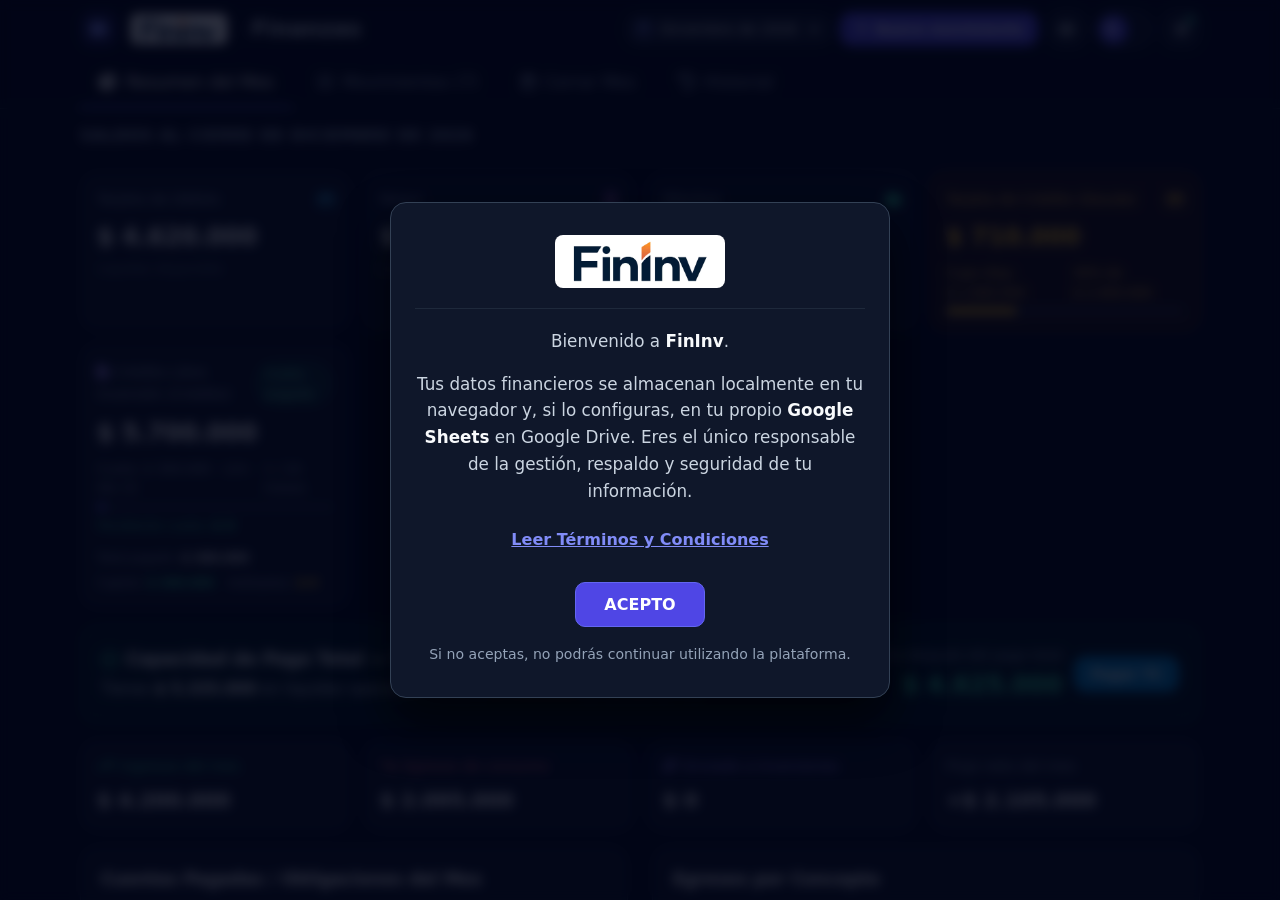
<file: index.html>
<!DOCTYPE html>
<html lang="es">
<head>
  <meta charset="UTF-8" />
  <meta name="viewport" content="width=device-width, initial-scale=1.0" />
  <!-- SEO básico -->
  <title>FinInv</title>
  <meta name="description" content="FinInv: plataforma privada de control financiero personal multi-divisa e inversiones en cualquier moneda (COP, USD, EUR y más). Organiza cuentas, deudas, obligaciones e inversiones con tus datos en tu propio Google Sheets." />
  <meta name="keywords" content="FinInv, finanzas personales, multi-divisa, múltiples monedas, control de gastos, inversiones multi-moneda, COP, USD, EUR, fondos de inversión, soberanía de datos, Google Sheets, Momentos Pro" />
  <meta name="author" content="Momentos Pro" />
  <meta name="robots" content="index, follow" />
  <meta name="theme-color" content="#020617" />
  <link rel="canonical" href="https://www.fininv.momentospro.com/" />

  <!-- Manifest PWA & Favicon -->
  <link rel="manifest" href="/manifest.json" />
  <link rel="icon" href="/recursos/media/global/favicon_fininv.ico" sizes="64x64" type="image/x-icon" />
  <link rel="icon" href="/recursos/media/global/favicon_fininv.png" sizes="100x100" type="image/png" />
  <link rel="apple-touch-icon" href="/recursos/media/global/pwa_fininv_256x256.png" sizes="256x256" />
  <meta name="apple-mobile-web-app-capable" content="yes" />
  <meta name="apple-mobile-web-app-status-bar-style" content="black-translucent" />
  <meta name="apple-mobile-web-app-title" content="FinInv" />

  <!-- Open Graph (Facebook, WhatsApp) -->
  <meta property="og:title" content="FinInv — Control Financiero e Inversiones" />
  <meta property="og:description" content="Organiza tus cuentas, gastos, obligaciones fijas e inversiones en múltiples divisas con sincronización directa en Google Sheets." />
  <meta property="og:image" content="https://www.fininv.momentospro.com/recursos/media/global/pwa_fininv_256x256.png" />
  <meta property="og:image:type" content="image/png" />
  <meta property="og:image:width" content="256" />
  <meta property="og:image:height" content="256" />
  <meta property="og:url" content="https://www.fininv.momentospro.com/" />
  <meta property="og:type" content="website" />
  <meta property="og:locale" content="es_CO" />

  <!-- Twitter Cards -->
  <meta name="twitter:card" content="summary_large_image" />
  <meta name="twitter:title" content="FinInv — Control Financiero e Inversiones" />
  <meta name="twitter:description" content="Control financiero personal multi-divisa y portafolio de inversiones sincronizado con Google Sheets." />
  <meta name="twitter:image" content="https://www.fininv.momentospro.com/recursos/media/global/pwa_fininv_256x256.png" />
  <meta name="twitter:url" content="https://www.fininv.momentospro.com/" />

  <!-- Schema.org: WebApplication + Contacto + Calificación 3 estrellas -->
  <script type="application/ld+json">
  {
    "@context": "https://schema.org",
    "@type": "WebApplication",
    "name": "FinInv",
    "url": "https://www.fininv.momentospro.com/",
    "mainEntityOfPage": "https://www.fininv.momentospro.com/sobre/",
    "applicationCategory": "FinanceApplication",
    "operatingSystem": "Web",
    "inLanguage": "es-CO",
    "description": "Plataforma web de control financiero personal multi-divisa e inversiones en fondos simples y fragmentados.",
    "image": "https://www.fininv.momentospro.com/recursos/media/global/pwa_fininv_256x256.png",
    "telephone": "+57-301-152-9382",
    "address": {
      "@type": "PostalAddress",
      "streetAddress": "No disponible (Aplicación Web)",
      "addressLocality": "No disponible",
      "addressCountry": "CO"
    },
    "aggregateRating": {
      "@type": "AggregateRating",
      "ratingValue": "3",
      "bestRating": "5",
      "worstRating": "1",
      "ratingCount": "1"
    },
    "provider": {
      "@type": "Organization",
      "name": "Momentos Pro",
      "url": "https://momentospro.com/"
    }
  }
  </script>

  <!-- Iconos Font Awesome -->
  <link rel="stylesheet" href="https://cdnjs.cloudflare.com/ajax/libs/font-awesome/6.5.0/css/all.min.css" />

  <!-- CSS Global -->
  <link rel="stylesheet" href="/recursos/css/global/base.css" />
  <link rel="stylesheet" href="/recursos/css/global/header.css" />
  <link rel="stylesheet" href="/recursos/css/global/footer.css" />
  <link rel="stylesheet" href="/recursos/css/modales/modales.css" />

  <!-- CSS por Módulo (Breakpoints sin colisión: <=1024px móvil, >=1025px PC) -->
  <link rel="stylesheet" href="/recursos/css/resumen/movil.css" media="(max-width: 1024px)" />
  <link rel="stylesheet" href="/recursos/css/resumen/pc.css" media="(min-width: 1025px)" />
  <link rel="stylesheet" href="/recursos/css/movimientos/movil.css" media="(max-width: 1024px)" />
  <link rel="stylesheet" href="/recursos/css/movimientos/pc.css" media="(min-width: 1025px)" />
  <link rel="stylesheet" href="/recursos/css/cierres/movil.css" media="(max-width: 1024px)" />
  <link rel="stylesheet" href="/recursos/css/cierres/pc.css" media="(min-width: 1025px)" />
  <link rel="stylesheet" href="/recursos/css/inversiones/movil.css" media="(max-width: 1024px)" />
  <link rel="stylesheet" href="/recursos/css/inversiones/pc.css" media="(min-width: 1025px)" />
</head>
<body>
  <div class="app-shell">
    <div id="header-root"></div>

    <div class="app-scroll-body">
      <main id="main-root" class="main-container">
        <section id="view-resumen" class="tab-view"></section>
        <section id="view-movimientos" class="tab-view hidden"></section>
        <section id="view-cierres" class="tab-view hidden"></section>
        <section id="view-inversiones" class="tab-view hidden"></section>
        <section id="view-prestamos" class="tab-view hidden"></section>
      </main>
    </div>
  </div>

  <!-- Contenedor de Modales -->
  <div id="modales-root"></div>

  <!-- Contenedor - Banner de Términos y Condiciones -->
  <div id="tyc-container"></div>

  <!-- JS Global -->
  <script src="/recursos/js/global/gateway.js"></script>
  <script src="/recursos/js/global/format.js"></script>
  <script src="/recursos/js/global/storage.js"></script>
  <script src="/recursos/js/global/accounting.js"></script>
  <script src="/recursos/js/global/investments.js"></script>
  <script src="/recursos/js/global/googleSheets.js"></script>
  <script src="/recursos/js/global/copyright.js"></script>
  <script src="/recursos/js/global/pwa.js"></script>

  <!-- JS Vistas -->
  <script src="/recursos/js/resumen/resumenView.js"></script>
  <script src="/recursos/js/movimientos/movimientosView.js"></script>
  <script src="/recursos/js/cierres/cierresView.js"></script>
  <script src="/recursos/js/inversiones/inversionesView.js"></script>
  <script src="/recursos/js/prestamos/prestamosView.js"></script>

  <!-- JS Modales -->
  <script src="/recursos/js/modales/datePicker.js"></script>
  <script src="/recursos/js/modales/movementModal.js"></script>
  <script src="/recursos/js/modales/accountsModal.js"></script>
  <script src="/recursos/js/modales/googleModal.js"></script>
  <script src="/recursos/js/modales/usersModal.js"></script>
  <script src="/recursos/js/modales/investmentModal.js"></script>
  <script src="/recursos/js/modales/loanModal.js"></script>
  <script src="/recursos/js/modales/resetModal.js"></script>

  <!-- Inicializador Principal -->
  <script src="/recursos/js/global/appState.js"></script>

  <!-- Validador de Términos y Condiciones -->
  <script src="/recursos/js/tyc/validador.js"></script>
</body>
</html>
</file>
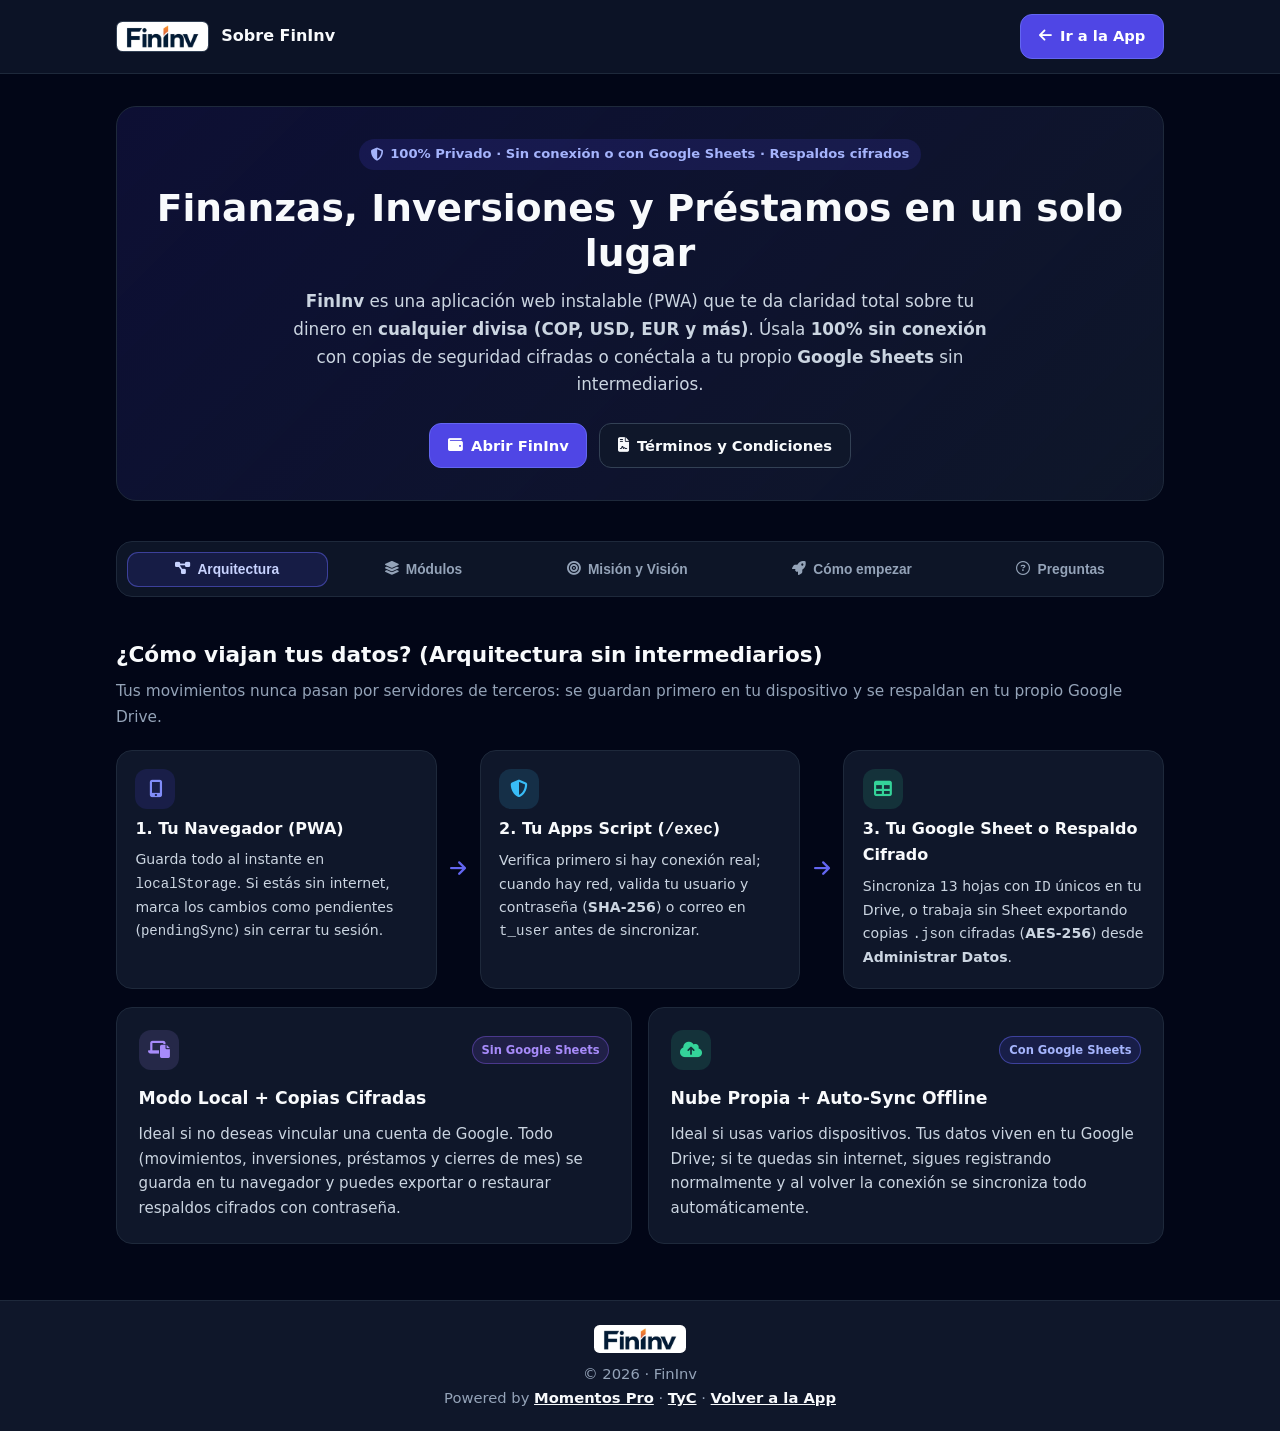
<file: sobre/index.html>
<!DOCTYPE html>
<html lang="es">
<head>
  <meta charset="UTF-8" />
  <meta name="viewport" content="width=device-width, initial-scale=1.0" />
  <title>Sobre FinInv — Control Financiero, Inversiones y Préstamos</title>
  <meta name="description" content="Conoce cómo funciona FinInv: plataforma PWA privada para controlar tus finanzas personales, inversiones multi-divisa (Cartera Gestionada, Cartera Libre y Bolsillos) y préstamos con respaldo en tu propio Google Sheets." />
  <meta name="keywords" content="FinInv, qué es FinInv, finanzas personales, cartera libre, cartera gestionada, bolsillos, préstamos, multi-divisa, COP, USD, EUR, offline PWA, Google Sheets, Momentos Pro" />
  <meta name="author" content="Momentos Pro" />
  <meta name="robots" content="index, follow" />
  <meta name="theme-color" content="#020617" />
  <link rel="canonical" href="https://www.fininv.momentospro.com/sobre/" />

  <link rel="icon" href="/recursos/media/global/favicon_fininv.ico" sizes="64x64" type="image/x-icon" />
  <link rel="icon" href="/recursos/media/global/favicon_fininv.png" sizes="100x100" type="image/png" />
  <link rel="apple-touch-icon" href="/recursos/media/global/pwa_fininv_256x256.png" sizes="256x256" />

  <meta property="og:title" content="Sobre FinInv — Finanzas, Inversiones y Préstamos" />
  <meta property="og:description" content="Organiza tus finanzas, inversiones multi-divisa y préstamos con modo sin conexión y sincronización directa en tu propio Google Sheets." />
  <meta property="og:image" content="https://www.fininv.momentospro.com/recursos/media/global/pwa_fininv_256x256.png" />
  <meta property="og:image:type" content="image/png" />
  <meta property="og:image:width" content="256" />
  <meta property="og:image:height" content="256" />
  <meta property="og:url" content="https://www.fininv.momentospro.com/sobre/" />
  <meta property="og:type" content="website" />
  <meta property="og:locale" content="es_CO" />

  <!-- Schema.org SEO -->
  <script type="application/ld+json">
  {
    "@context": "https://schema.org",
    "@type": "AboutPage",
    "name": "Sobre FinInv — Control Financiero, Inversiones y Préstamos",
    "url": "https://www.fininv.momentospro.com/sobre/",
    "inLanguage": "es-CO",
    "description": "Plataforma PWA privada para el control de finanzas personales, portafolios de inversión multi-divisa y préstamos con soberanía total de los datos en Google Sheets.",
    "mainEntity": {
      "@type": "WebApplication",
      "name": "FinInv",
      "url": "https://www.fininv.momentospro.com/",
      "applicationCategory": "FinanceApplication",
      "operatingSystem": "Web",
      "provider": {
        "@type": "Organization",
        "name": "Momentos Pro",
        "url": "https://momentospro.com/"
      }
    }
  }
  </script>

  <link rel="stylesheet" href="https://cdnjs.cloudflare.com/ajax/libs/font-awesome/6.5.0/css/all.min.css" />
  <link rel="stylesheet" href="/recursos/css/sobre/sobre.css" />
</head>
<body>
  <header class="sobre-header">
    <div class="sobre-header-inner">
      <a href="/" class="sobre-brand">
        <img src="/recursos/media/global/fininv_logo.avif" alt="FinInv" />
        <span>Sobre FinInv</span>
      </a>
      <a href="/" class="sobre-btn primary">
        <i class="fa-solid fa-arrow-left"></i>
        <span>Ir a la App</span>
      </a>
    </div>
  </header>

  <main class="sobre-main">
    <!-- Hero -->
    <section class="sobre-hero">
      <div class="sobre-badge">
        <i class="fa-solid fa-shield-halved"></i>
        <span>100% Privado · Sin conexión o con Google Sheets · Respaldos cifrados</span>
      </div>
      <h1>Finanzas, Inversiones y Préstamos en un solo lugar</h1>
      <p>
        <strong>FinInv</strong> es una aplicación web instalable (PWA) que te da claridad total sobre tu dinero en
        <strong>cualquier divisa (COP, USD, EUR y más)</strong>. Úsala <strong>100% sin conexión</strong> con copias de seguridad cifradas o conéctala a tu propio <strong>Google Sheets</strong> sin intermediarios.
      </p>
      <div class="sobre-hero-actions">
        <a href="/" class="sobre-btn primary">
          <i class="fa-solid fa-wallet"></i>
          <span>Abrir FinInv</span>
        </a>
        <a href="/tyc/" class="sobre-btn">
          <i class="fa-solid fa-file-contract"></i>
          <span>Términos y Condiciones</span>
        </a>
      </div>
    </section>

    <!-- Selector de secciones -->
    <nav class="sobre-tabs-bar" aria-label="Secciones informativas">
      <button type="button" class="sobre-tab-btn is-active" data-sobre-tab="arch"><i class="fa-solid fa-diagram-project"></i> Arquitectura</button>
      <button type="button" class="sobre-tab-btn" data-sobre-tab="modulos"><i class="fa-solid fa-layer-group"></i> Módulos</button>
      <button type="button" class="sobre-tab-btn" data-sobre-tab="mision"><i class="fa-solid fa-bullseye"></i> Misión y Visión</button>
      <button type="button" class="sobre-tab-btn" data-sobre-tab="empezar"><i class="fa-solid fa-rocket"></i> Cómo empezar</button>
      <button type="button" class="sobre-tab-btn" data-sobre-tab="faq"><i class="fa-regular fa-circle-question"></i> Preguntas</button>
    </nav>

    <!-- Diagrama de Arquitectura -->
    <section class="sobre-segment" data-sobre-panel="arch">
      <h2 class="sobre-section-title">¿Cómo viajan tus datos? (Arquitectura sin intermediarios)</h2>
      <p class="sobre-section-sub">
        Tus movimientos nunca pasan por servidores de terceros: se guardan primero en tu dispositivo y se respaldan en tu propio Google Drive.
      </p>
      <div class="sobre-arch-flow">
        <article class="sobre-arch-node">
          <div class="sobre-card-icon"><i class="fa-solid fa-mobile-screen-button"></i></div>
          <h3 style="margin:0;font-size:1rem;color:var(--text-strong)">1. Tu Navegador (PWA)</h3>
          <p style="margin:0;font-size:0.88rem;color:#cbd5e1">
            Guarda todo al instante en <code>localStorage</code>. Si estás sin internet, marca los cambios como pendientes (<code>pendingSync</code>) sin cerrar tu sesión.
          </p>
        </article>

        <div class="sobre-arch-arrow" aria-hidden="true"><i class="fa-solid fa-arrow-right"></i></div>

        <article class="sobre-arch-node">
          <div class="sobre-card-icon sky"><i class="fa-solid fa-shield-halved"></i></div>
          <h3 style="margin:0;font-size:1rem;color:var(--text-strong)">2. Tu Apps Script (<code>/exec</code>)</h3>
          <p style="margin:0;font-size:0.88rem;color:#cbd5e1">
            Verifica primero si hay conexión real; cuando hay red, valida tu usuario y contraseña (<strong>SHA-256</strong>) o correo en <code>t_user</code> antes de sincronizar.
          </p>
        </article>

        <div class="sobre-arch-arrow" aria-hidden="true"><i class="fa-solid fa-arrow-right"></i></div>

        <article class="sobre-arch-node">
          <div class="sobre-card-icon emerald"><i class="fa-solid fa-table"></i></div>
          <h3 style="margin:0;font-size:1rem;color:var(--text-strong)">3. Tu Google Sheet o Respaldo Cifrado</h3>
          <p style="margin:0;font-size:0.88rem;color:#cbd5e1">
            Sincroniza 13 hojas con <code>ID</code> únicos en tu Drive, o trabaja sin Sheet exportando copias <code>.json</code> cifradas (<strong>AES-256</strong>) desde <strong>Administrar Datos</strong>.
          </p>
        </article>
      </div>

      <div class="sobre-grid" style="margin-top:1.15rem">
        <article class="sobre-card">
          <div style="display:flex;align-items:center;justify-content:space-between;gap:0.5rem">
            <div class="sobre-card-icon violet"><i class="fa-solid fa-laptop-file"></i></div>
            <span class="sobre-pill violet">Sin Google Sheets</span>
          </div>
          <h3>Modo Local + Copias Cifradas</h3>
          <p>
            Ideal si no deseas vincular una cuenta de Google. Todo (movimientos, inversiones, préstamos y cierres de mes) se guarda en tu navegador y puedes exportar o restaurar respaldos cifrados con contraseña.
          </p>
        </article>

        <article class="sobre-card">
          <div style="display:flex;align-items:center;justify-content:space-between;gap:0.5rem">
            <div class="sobre-card-icon emerald"><i class="fa-solid fa-cloud-arrow-up"></i></div>
            <span class="sobre-pill active">Con Google Sheets</span>
          </div>
          <h3>Nube Propia + Auto-Sync Offline</h3>
          <p>
            Ideal si usas varios dispositivos. Tus datos viven en tu Google Drive; si te quedas sin internet, sigues registrando normalmente y al volver la conexión se sincroniza todo automáticamente.
          </p>
        </article>
      </div>
    </section>

    <!-- Los 3 Módulos Explicados Gráficamente -->
    <section class="sobre-segment is-hidden" data-sobre-panel="modulos">
      <h2 class="sobre-section-title">Los 3 Módulos de FinInv al detalle</h2>
      <p class="sobre-section-sub">
        Cada módulo tiene su propia barra de navegación, encabezados fijos y buscadores en tiempo real.
      </p>

      <div class="sobre-grid cols-3">
        <!-- Módulo 1: Finanzas -->
        <article class="sobre-card">
          <div class="sobre-card-icon"><i class="fa-solid fa-wallet"></i></div>
          <h3>1. Módulo de Finanzas</h3>
          <ul class="sobre-list">
            <li><strong>Cuentas completas:</strong> liquidez (débito, Nequi, efectivo), tarjetas de crédito (con cupo y <strong>avances</strong> hacia otras cuentas) y <strong>créditos a cuotas</strong> (capital vs. intereses y mora).</li>
            <li><strong>Consumo vs. Inversión y duplicación:</strong> el concepto protegido <strong>Inversión de Activos</strong> separa automáticamente tus aportes de los gastos de consumo, y puedes <strong>duplicar movimientos</strong> frecuentes con un clic.</li>
            <li><strong>Corte, Cierres y CSV:</strong> configura tu <strong>día de corte personalizado</strong>, cierra el mes con observaciones, analiza la <strong>comparativa y tendencia</strong> entre cierres y exporta movimientos o cierres a <strong>CSV</strong>.</li>
          </ul>
          <div class="sobre-mini-ui">
            <div class="sobre-mini-row">
              <span style="color:var(--text-muted)">4 pestañas</span>
              <span class="sobre-pill active">Resumen · Mov · Cierre · Historial</span>
            </div>
            <div class="sobre-mini-row">
              <span>Termómetro TC</span>
              <strong style="color:var(--emerald)">Cubierta (+$650k)</strong>
            </div>
          </div>
        </article>

        <!-- Módulo 2: Inversiones -->
        <article class="sobre-card">
          <div class="sobre-card-icon violet"><i class="fa-solid fa-arrow-trend-up"></i></div>
          <h3>2. Módulo de Inversiones</h3>
          <ul class="sobre-list">
            <li><strong>Cartera Gestionada:</strong> fondos manejados por la entidad (CDT, cajitas) con actualización de valor y rendimiento.</li>
            <li><strong>Cartera Libre:</strong> tú eliges en qué invertir mediante <strong>subcuentas</strong> (acciones, ETFs) y <strong>Bolsillos</strong> (reserva sin rendimientos).</li>
            <li><strong>TRM en vivo y multi-divisa:</strong> consulta tasas en vivo (Datos Abiertos / <code>open.er-api.com</code>) o usa tasa manual, comisiones y salidas externas.</li>
          </ul>
          <div class="sobre-mini-ui">
            <div class="sobre-mini-row">
              <span style="color:var(--text-muted)">Reglas internas (Cartera Libre)</span>
              <span class="sobre-pill violet">ID único</span>
            </div>
            <div class="sobre-flow-rules">
              <div class="sobre-flow-rule">
                <span><span class="sobre-pill sky">Bolsillo</span></span>
                <span><i class="fa-solid fa-arrow-right" style="color:var(--sky)"></i> Cualquier subcuenta</span>
              </div>
              <div class="sobre-flow-rule">
                <span><span class="sobre-pill violet">Inversión</span></span>
                <span><i class="fa-solid fa-arrow-right" style="color:var(--violet)"></i> Solo Bolsillo</span>
              </div>
            </div>
          </div>
        </article>

        <!-- Módulo 3: Préstamos -->
        <article class="sobre-card">
          <div class="sobre-card-icon emerald"><i class="fa-solid fa-hand-holding-dollar"></i></div>
          <h3>3. Módulo de Préstamos</h3>
          <ul class="sobre-list">
            <li><strong>Control por ID único:</strong> registra varios préstamos a una misma persona sin mezclar cuotas ni saldos.</li>
            <li><strong>Intereses y frecuencias:</strong> sin interés, % mensual o % total, con cobros únicos, semanales, quincenales o mensuales.</li>
            <li><strong>Préstamos previos a la app:</strong> regístralos con abonos anteriores sin descontar saldo de tus cuentas actuales.</li>
          </ul>
          <div class="sobre-mini-ui">
            <div class="sobre-mini-row">
              <span>Progreso de cobro</span>
              <strong style="color:var(--emerald)">60% pagado</strong>
            </div>
            <div class="sobre-progress"><span style="width:60%"></span></div>
            <div class="sobre-mini-row" style="font-size:0.75rem;color:var(--text-muted)">
              <span>Estado Financiero</span>
              <span>Préstamos</span>
              <span>Movimientos</span>
            </div>
          </div>
        </article>
      </div>
    </section>

    <!-- Misión, Visión y Objetivos -->
    <section class="sobre-segment is-hidden" data-sobre-panel="mision">
      <h2 class="sobre-section-title">Misión, Visión y Objetivos</h2>
      <p class="sobre-section-sub">
        El propósito detrás de <strong>FinInv</strong> y nuestro compromiso con tu privacidad y claridad financiera.
      </p>
      <div class="sobre-grid cols-3">
        <article class="sobre-card">
          <div class="sobre-card-icon"><i class="fa-solid fa-bullseye"></i></div>
          <h3>Misión</h3>
          <p>
            Brindar a cualquier persona una herramienta web rápida, clara y gratuita para controlar sus finanzas personales, inversiones en cualquier divisa y préstamos, manteniendo la soberanía total de sus datos en su navegador y Google Drive.
          </p>
        </article>
        <article class="sobre-card">
          <div class="sobre-card-icon sky"><i class="fa-solid fa-eye"></i></div>
          <h3>Visión</h3>
          <p>
            Consolidarnos como la plataforma de referencia en gestión financiera personal sin intermediarios, demostrando que es posible tomar mejores decisiones económicas sin entregar información bancaria a terceros.
          </p>
        </article>
        <article class="sobre-card">
          <div class="sobre-card-icon emerald"><i class="fa-solid fa-flag-checkered"></i></div>
          <h3>Objetivos</h3>
          <ul class="sobre-list">
            <li>Separar con claridad los gastos de consumo frente a la <strong>Inversión de Activos</strong>.</li>
            <li>Prevenir el sobreendeudamiento mediante el termómetro de capacidad de pago y control de créditos.</li>
            <li>Garantizar respaldo autónomo en Google Sheets con soporte real sin conexión.</li>
            <li>Ofrecer una experiencia PWA ligera instalable en móvil y PC.</li>
          </ul>
        </article>
      </div>
    </section>

    <!-- Cómo empezar -->
    <section class="sobre-segment is-hidden" data-sobre-panel="empezar">
      <h2 class="sobre-section-title">¿Cómo empezar? Elige tu modo de trabajo</h2>
      <p class="sobre-section-sub">
        Despliega la opción que prefieras para ver el paso a paso completo. Ambos modos funcionan incluso sin internet.
      </p>

      <div class="sobre-faq">
        <!-- Opción 1: Sin Google -->
        <details>
          <summary>
            <span style="display:inline-flex;align-items:center;gap:0.65rem;flex-wrap:wrap">
              <span class="sobre-pill violet"><i class="fa-solid fa-lock"></i> Sin Google</span>
              <span>Usar FinInv en Modo Local con Copias Cifradas</span>
            </span>
          </summary>
          <div style="margin-top:0.9rem;display:flex;flex-direction:column;gap:0.75rem">
            <p style="margin:0;color:#cbd5e1">
              Ideal si no deseas vincular una cuenta de Google. Toda tu información se guarda en el navegador de tu dispositivo y puedes respaldarla o moverla entre equipos mediante archivos cifrados.
            </p>
            <div class="sobre-mini-ui" style="gap:0.65rem">
              <div class="sobre-flow-rule" style="align-items:flex-start;flex-direction:column;gap:0.25rem;padding:0.7rem 0.85rem">
                <strong style="color:var(--text-strong)"><span class="sobre-pill violet" style="margin-right:0.35rem">1</span> Entra directo sin registrarte</strong>
                <span style="color:#cbd5e1">Abre FinInv, acepta los Términos y Condiciones y empieza a usar la app de inmediato sin crear cuentas ni conectar hojas externas.</span>
              </div>
              <div class="sobre-flow-rule" style="align-items:flex-start;flex-direction:column;gap:0.25rem;padding:0.7rem 0.85rem">
                <strong style="color:var(--text-strong)"><span class="sobre-pill violet" style="margin-right:0.35rem">2</span> Configura tus cuentas y registra movimientos</strong>
                <span style="color:#cbd5e1">Ajusta tus cuentas de liquidez, tarjetas y conceptos en <strong>Cuentas y Conceptos</strong>. Todo lo que agregues, edites o cierres (movimientos, inversiones, préstamos y cierres de mes) se guarda al instante en <code>localStorage</code>.</span>
              </div>
              <div class="sobre-flow-rule" style="align-items:flex-start;flex-direction:column;gap:0.25rem;padding:0.7rem 0.85rem">
                <strong style="color:var(--text-strong)"><span class="sobre-pill violet" style="margin-right:0.35rem">3</span> Crea o restaura copias cifradas entre dispositivos</strong>
                <span style="color:#cbd5e1">En <strong>Administrar Datos → Copia de Seguridad</strong>, ingresa una contraseña (mín. 4 caracteres) para cifrar tu archivo <code>.json</code> (AES-GCM 256 bits) y elige <strong>Descargar</strong> o <strong>Compartir</strong>. Si pasas 14 días sin respaldar, la app te lo recordará. Para abrirlo en otro equipo, usa <strong>Restaurar copia</strong> e ingresa la misma contraseña.</span>
              </div>
            </div>
          </div>
        </details>

        <!-- Opción 2: Conectado a Google -->
        <details>
          <summary>
            <span style="display:inline-flex;align-items:center;gap:0.65rem;flex-wrap:wrap">
              <span class="sobre-pill active"><i class="fa-solid fa-table"></i> Conectado a Google</span>
              <span>Configurar tu Google Sheet desde cero y sincronizar</span>
            </span>
          </summary>
          <div style="margin-top:0.9rem;display:flex;flex-direction:column;gap:0.75rem">
            <p style="margin:0;color:#cbd5e1">
              Ideal si usas varios dispositivos (celular y computador) y quieres que tus datos vivan en tu propio <strong>Google Drive</strong> con sincronización automática incluso si trabajas temporalmente sin internet.
            </p>
            <div class="sobre-mini-ui" style="gap:0.65rem">
              <div class="sobre-flow-rule" style="align-items:flex-start;flex-direction:column;gap:0.25rem;padding:0.7rem 0.85rem">
                <strong style="color:var(--text-strong)"><span class="sobre-pill active" style="margin-right:0.35rem">1</span> Crea tu hoja de cálculo en Google Drive</strong>
                <span style="color:#cbd5e1">Ingresa a Google Sheets y crea una <strong>hoja de cálculo en blanco</strong> (por ejemplo, <em>FinInv Personal</em>). No necesitas crear columnas ni pestañas manualmente; FinInv las generará por ti.</span>
              </div>
              <div class="sobre-flow-rule" style="align-items:flex-start;flex-direction:column;gap:0.25rem;padding:0.7rem 0.85rem">
                <strong style="color:var(--text-strong)"><span class="sobre-pill active" style="margin-right:0.35rem">2</span> Pega el código en Apps Script</strong>
                <span style="color:#cbd5e1">Dentro de tu hoja, abre el menú <strong>Extensiones &gt; Apps Script</strong>. Borra el código inicial y pega el contenido de <code>Code.gs</code> (puedes copiarlo con un clic usando el botón <strong>Copiar Code.gs</strong> dentro del modal de conexión de FinInv). Guarda el proyecto.</span>
              </div>
              <div class="sobre-flow-rule" style="align-items:flex-start;flex-direction:column;gap:0.25rem;padding:0.7rem 0.85rem">
                <strong style="color:var(--text-strong)"><span class="sobre-pill active" style="margin-right:0.35rem">3</span> Implementa como Aplicación web y copia el enlace</strong>
                <span style="color:#cbd5e1">Haz clic en <strong>Implementar &gt; Nueva implementación</strong>, elige tipo <strong>Aplicación web</strong>, en <em>Ejecutar como</em> selecciona <strong>Yo</strong> y en <em>Quién tiene acceso</em> selecciona <strong>Cualquier persona</strong> (tus datos siguen protegidos por tus credenciales en <code>t_user</code>). Autoriza los permisos de Google y copia la URL terminada en <code>/exec</code>.</span>
              </div>
              <div class="sobre-flow-rule" style="align-items:flex-start;flex-direction:column;gap:0.25rem;padding:0.7rem 0.85rem">
                <strong style="color:var(--text-strong)"><span class="sobre-pill active" style="margin-right:0.35rem">4</span> Vincula tu proyecto en FinInv</strong>
                <span style="color:#cbd5e1">En FinInv abre <strong>Conectar Sheet</strong>, selecciona <strong>Proyecto nuevo</strong>, pega primero tu enlace <code>/exec</code>, luego configura tu <strong>correo</strong> o <strong>usuario y contraseña</strong> y pulsa conectar. La app creará automáticamente las 13 hojas necesarias en tu Google Sheet.</span>
              </div>
              <div class="sobre-flow-rule" style="align-items:flex-start;flex-direction:column;gap:0.25rem;padding:0.7rem 0.85rem">
                <strong style="color:var(--text-strong)"><span class="sobre-pill active" style="margin-right:0.35rem">5</span> Abre en otros dispositivos y trabaja offline</strong>
                <span style="color:#cbd5e1">En otro celular o PC solo elige <strong>Proyecto existente</strong>, pega el mismo enlace <code>/exec</code> e inicia sesión. Si te quedas sin internet, tus cambios se guardan localmente (<code>pendingSync</code>) y se suben solos al volver la conexión.</span>
              </div>
            </div>
          </div>
        </details>
      </div>
    </section>

    <!-- Preguntas Frecuentes -->
    <section class="sobre-segment is-hidden" data-sobre-panel="faq">
      <h2 class="sobre-section-title">Preguntas frecuentes</h2>
      <p class="sobre-section-sub">Respuestas rápidas sobre privacidad, copias cifradas, modo sin conexión y funcionamiento.</p>
      <div class="sobre-faq">
        <details>
          <summary>¿Puedo usar FinInv sin conectarme nunca a Google Sheets?</summary>
          <p>
            Sí. Todos los módulos funcionan al 100% en modo local guardando tu información en el navegador. Cuando quieras respaldar tus datos o pasarlos a otro dispositivo, entra a <strong>Administrar Datos → Copia de Seguridad</strong>, protege tu archivo <code>.json</code> con una contraseña (cifrado AES-GCM 256 bits) y descárgalo o compártelo directamente.
          </p>
        </details>
        <details>
          <summary>¿Qué pasa si registro o cierro el mes cuando no tengo internet?</summary>
          <p>
            Cualquier movimiento, inversión, préstamo o cierre de mes se guarda al instante en tu dispositivo (<code>localStorage</code>). Si estás conectado a un Sheet, queda marcado como pendiente (<code>pendingSync</code>) sin cerrar tu sesión y se sincroniza automáticamente en cuanto recuperes internet.
          </p>
        </details>
        <details>
          <summary>¿Puedo cambiar el nombre de una cuenta de inversión después de crearla?</summary>
          <p>
            Sí. Todas las cuentas de inversión, subcuentas y préstamos se vinculan internamente mediante un <code>ID</code> único. Si editas el nombre de una cuenta de inversión, todo su historial y subcuentas se mantienen intactos.
          </p>
        </details>
        <details>
          <summary>¿Momentos Pro puede ver mis saldos, movimientos o contraseñas?</summary>
          <p>
            No. FinInv no tiene servidores propios de base de datos. Tu información vive exclusivamente en tu navegador y en tu propio Google Sheet; tu acceso se valida contra tu hoja <code>t_user</code> (SHA-256) y las copias de seguridad se cifran localmente en tu dispositivo sin enviar la contraseña a ningún servidor.
          </p>
        </details>
      </div>
    </section>
  </main>

  <footer class="sobre-footer">
    <img src="/recursos/media/global/fininv_logo.avif" alt="FinInv" style="display:block;height:1.8rem;width:auto;margin:0 auto 0.55rem;border-radius:0.35rem" />
    © 2026 · FinInv <br />
    Powered by <a href="https://momentospro.com/" target="_blank" rel="noopener">Momentos Pro</a> ·
    <a href="/tyc/">TyC</a> ·
    <a href="/">Volver a la App</a>
  </footer>

  <script>
    (function () {
      var btns = document.querySelectorAll('[data-sobre-tab]');
      var panels = document.querySelectorAll('[data-sobre-panel]');
      btns.forEach(function (btn) {
        btn.addEventListener('click', function () {
          var target = btn.getAttribute('data-sobre-tab');
          btns.forEach(function (b) { b.classList.toggle('is-active', b === btn); });
          panels.forEach(function (p) {
            p.classList.toggle('is-hidden', p.getAttribute('data-sobre-panel') !== target);
          });
        });
      });
    })();
  </script>
</body>
</html>
</file>
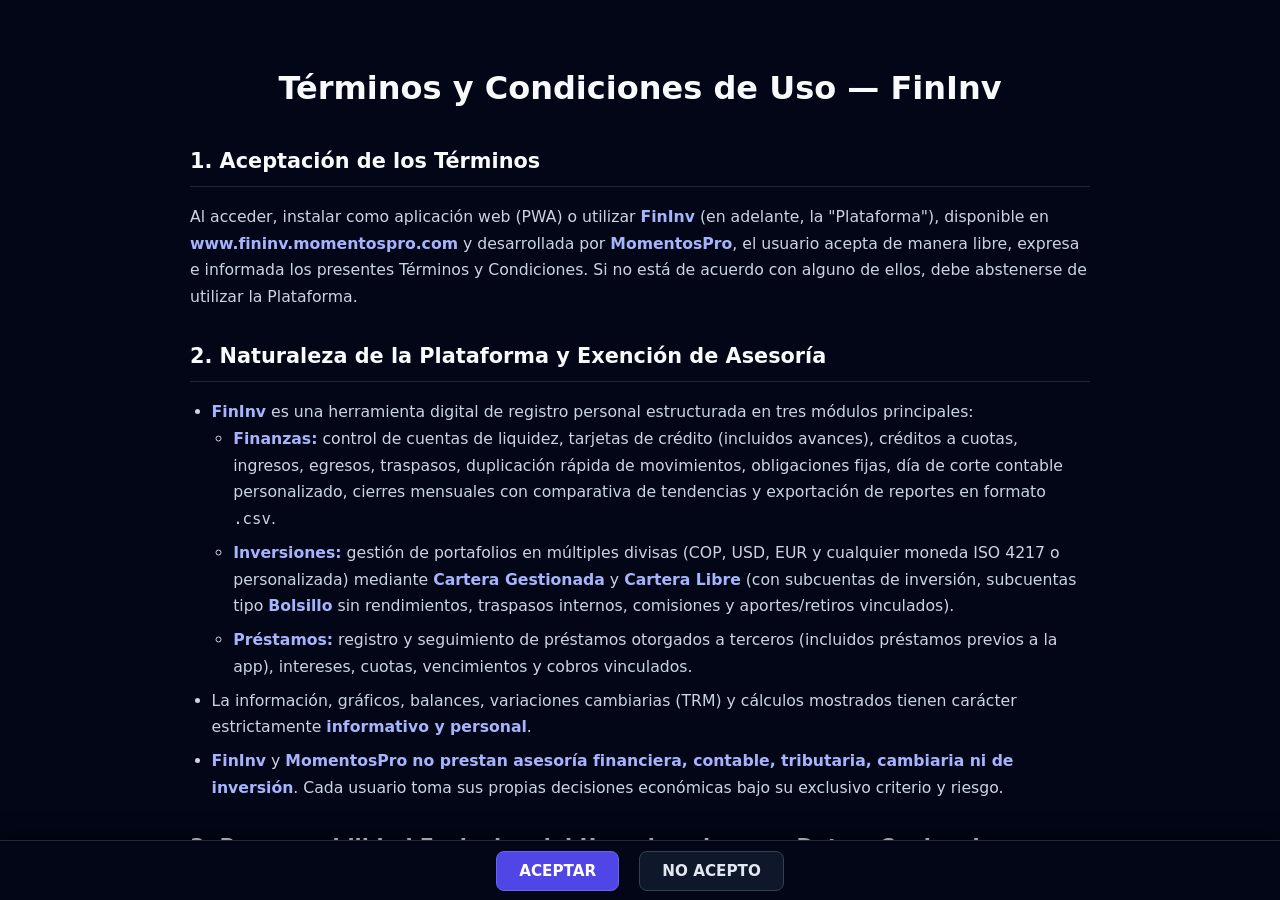
<file: tyc/index.html>
<!-- index.html | Visor de TyC de FinInv -->

<!DOCTYPE html>
<html lang="es">
<head>
  <meta charset="UTF-8" />
  <meta name="viewport" content="width=device-width, initial-scale=1.0" />
  <title>FinInv — Términos y Condiciones</title>
  <link rel="icon" href="/recursos/media/global/favicon_fininv.ico" sizes="64x64" type="image/x-icon" />
  <link rel="icon" href="/recursos/media/global/favicon_fininv.png" sizes="100x100" type="image/png" />
  <link rel="stylesheet" href="/recursos/css/tyc/base.css" />
  <link rel="stylesheet" href="/recursos/css/tyc/contenedor.css" />
  <link rel="stylesheet" href="/recursos/css/tyc/footer.css" />
</head>
<body>
  <!-- Contenedor principal con visor del documento TyC -->
  <main class="contenedor">
    <iframe
      src="/recursos/html/tyc/tyc.html"
      class="visor"
      allowfullscreen
      loading="lazy"
      title="Términos y Condiciones de Uso de FinInv"
    ></iframe>
  </main>

  <!-- Pie de página con botones de acción -->
  <footer class="footer-fijo">
    <div class="botones-horizontal">
      <div class="btn-wrapper">
        <button id="btn-aceptar" class="btn-confirmar">Aceptar</button>
      </div>
      <div class="btn-wrapper">
        <button id="btn-rechazar" class="btn-confirmar">No acepto</button>
      </div>
    </div>
  </footer>

  <!-- Scripts -->
  <script src="/recursos/js/global/gateway.js"></script>
  <script src="/recursos/js/tyc/control.js"></script>
</body>
</html>
</file>
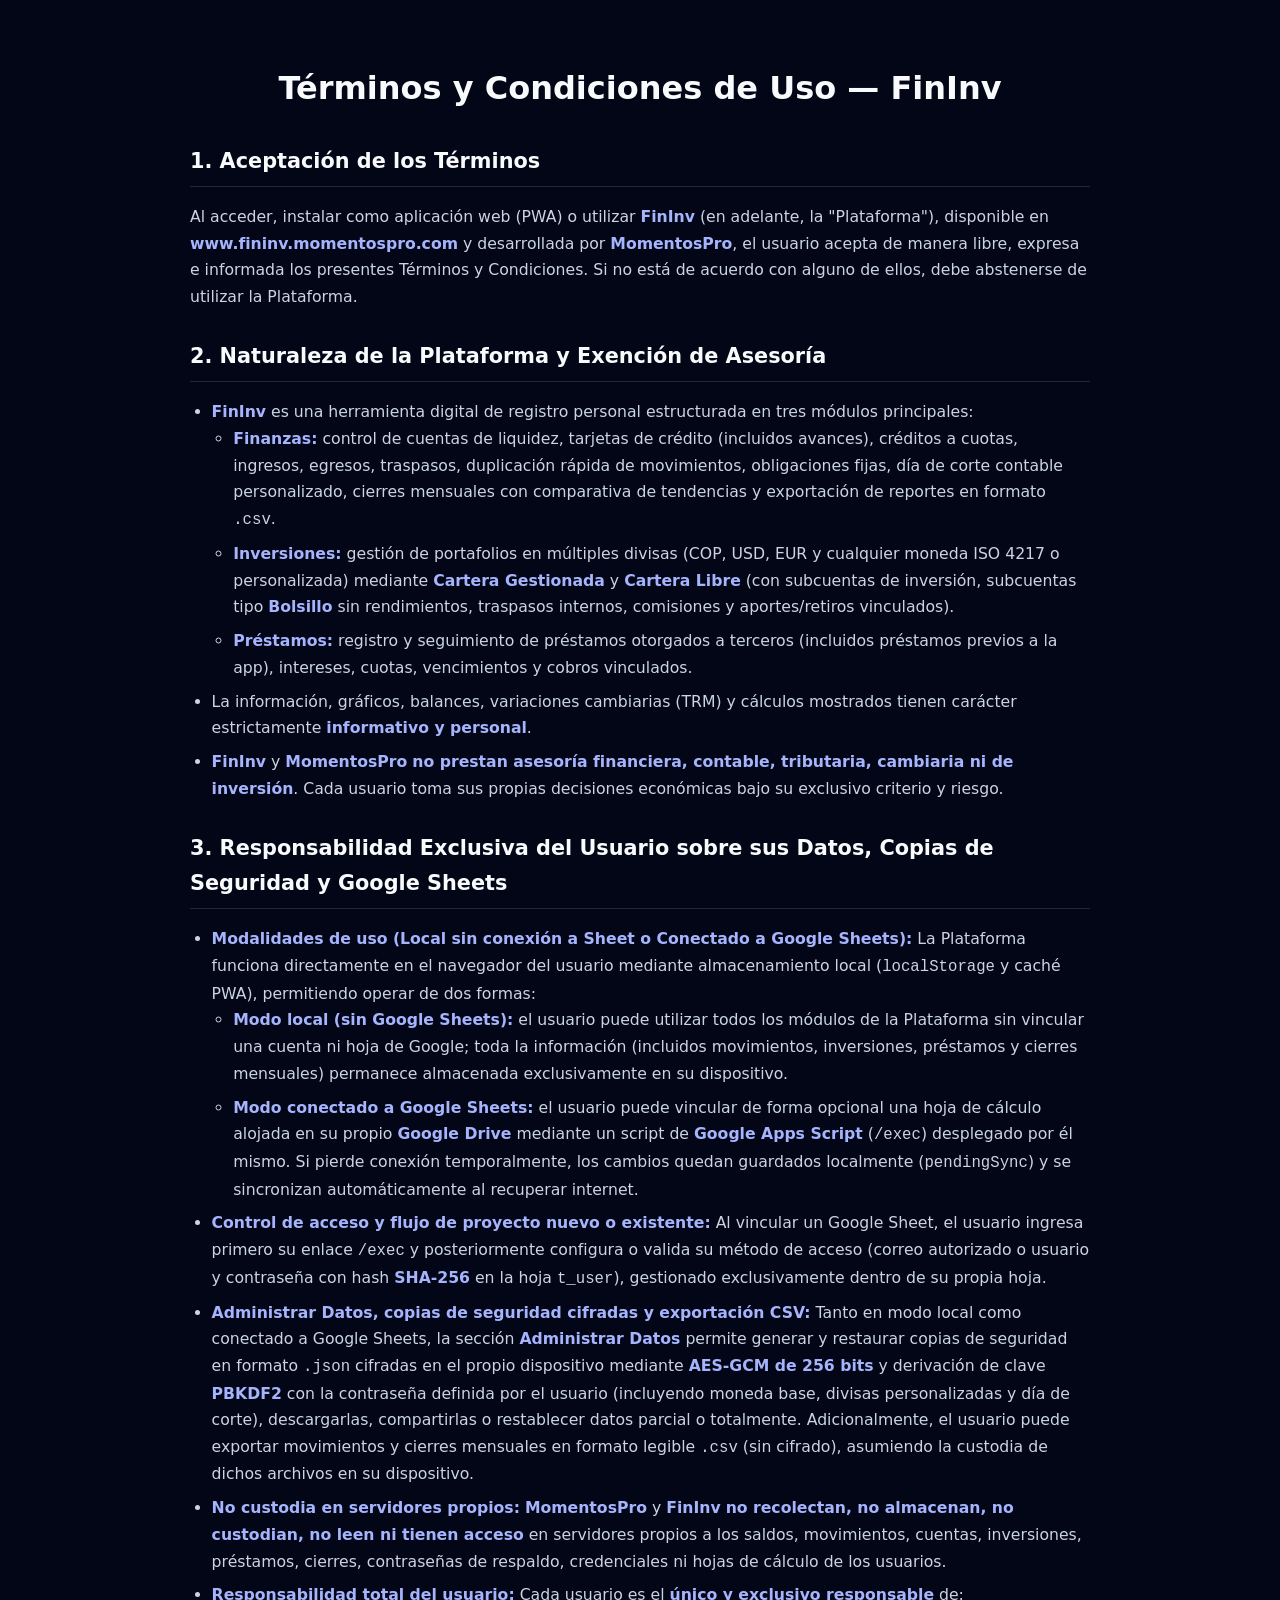
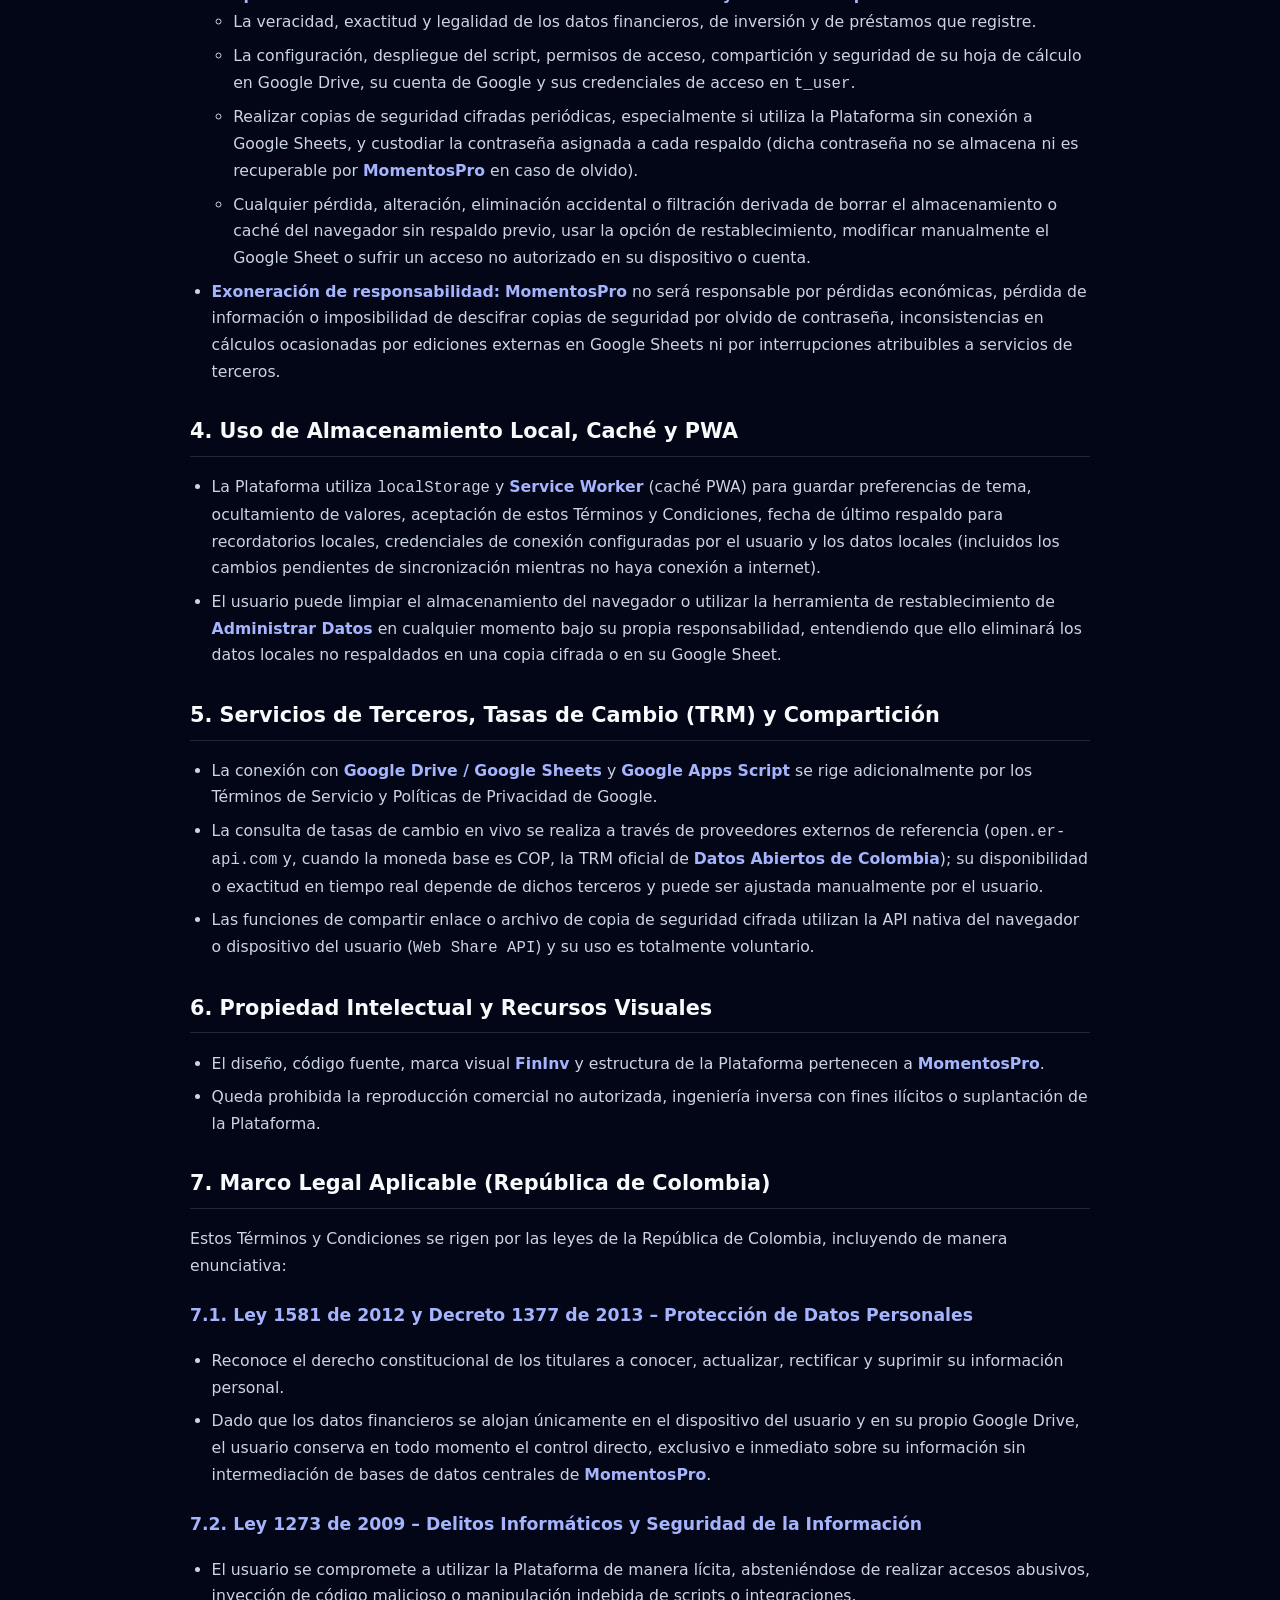
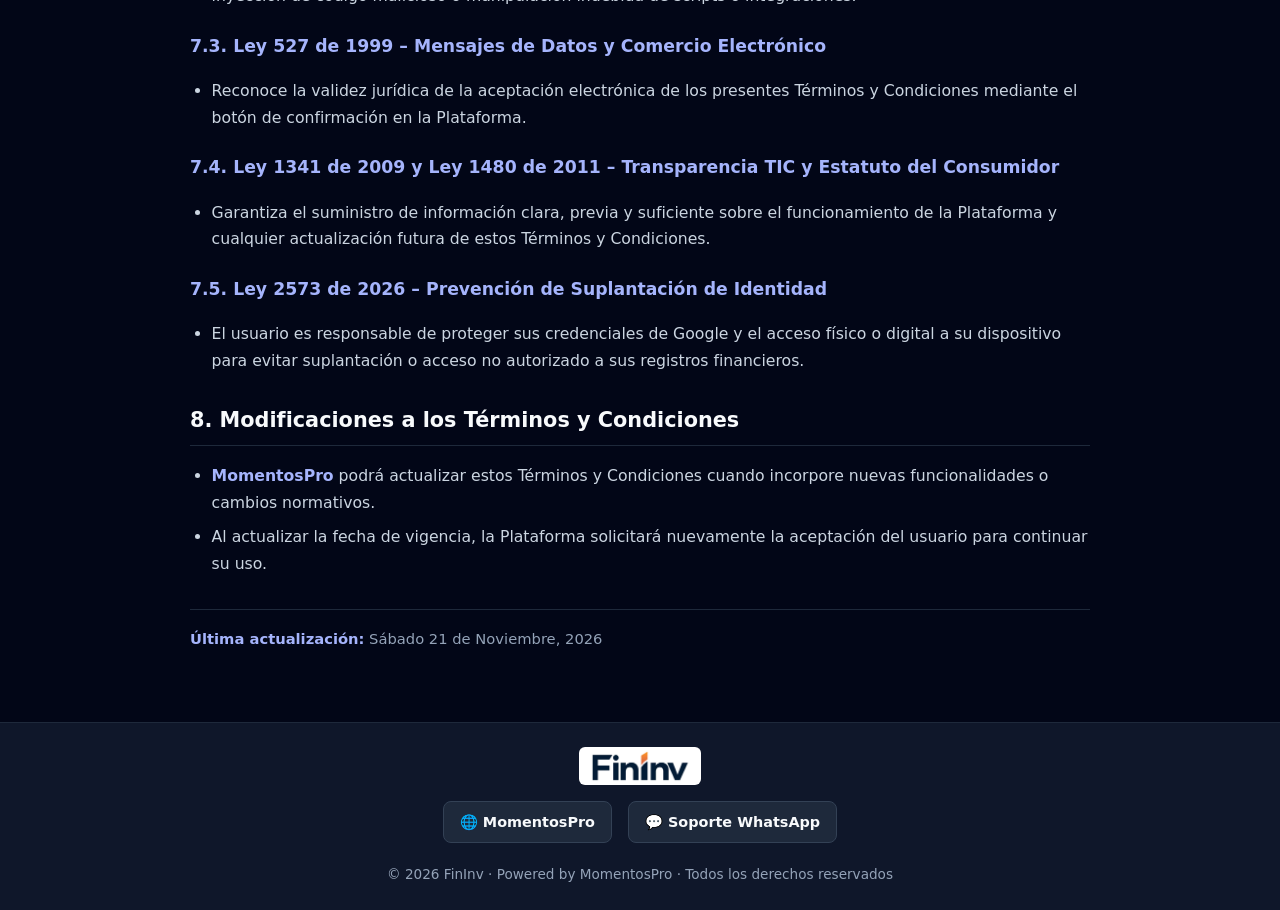
<file: recursos/html/tyc/tyc.html>
<!-- tyc.html | Términos y Condiciones de Uso de FinInv -->

<!DOCTYPE html>
<html lang="es">
<head>
  <meta charset="UTF-8" />
  <meta name="viewport" content="width=device-width, initial-scale=1.0" />
  <title>Términos y Condiciones de Uso — FinInv</title>
  <link rel="stylesheet" href="/recursos/css/tyc/tyc_base.css" />
  <link rel="stylesheet" href="/recursos/css/tyc/tyc_scroll.css" />
  <link rel="stylesheet" href="/recursos/css/tyc/tyc_footer.css" />
</head>
<body>
  <div class="container">
    <h1>Términos y Condiciones de Uso — FinInv</h1>

    <h2>1. Aceptación de los Términos</h2>
    <p>
      Al acceder, instalar como aplicación web (PWA) o utilizar <strong>FinInv</strong>
      (en adelante, la "Plataforma"), disponible en <strong>www.fininv.momentospro.com</strong> y desarrollada por
      <strong>MomentosPro</strong>, el usuario acepta de manera libre, expresa e informada los presentes
      Términos y Condiciones. Si no está de acuerdo con alguno de ellos, debe abstenerse de utilizar la Plataforma.
    </p>

    <h2>2. Naturaleza de la Plataforma y Exención de Asesoría</h2>
    <ul>
      <li><strong>FinInv</strong> es una herramienta digital de registro personal estructurada en tres módulos principales:
        <ul>
          <li><strong>Finanzas:</strong> control de cuentas de liquidez, tarjetas de crédito (incluidos avances), créditos a cuotas, ingresos, egresos, traspasos, duplicación rápida de movimientos, obligaciones fijas, día de corte contable personalizado, cierres mensuales con comparativa de tendencias y exportación de reportes en formato <code>.csv</code>.</li>
          <li><strong>Inversiones:</strong> gestión de portafolios en múltiples divisas (COP, USD, EUR y cualquier moneda ISO 4217 o personalizada) mediante <strong>Cartera Gestionada</strong> y <strong>Cartera Libre</strong> (con subcuentas de inversión, subcuentas tipo <strong>Bolsillo</strong> sin rendimientos, traspasos internos, comisiones y aportes/retiros vinculados).</li>
          <li><strong>Préstamos:</strong> registro y seguimiento de préstamos otorgados a terceros (incluidos préstamos previos a la app), intereses, cuotas, vencimientos y cobros vinculados.</li>
        </ul>
      </li>
      <li>La información, gráficos, balances, variaciones cambiarias (TRM) y cálculos mostrados tienen carácter estrictamente <strong>informativo y personal</strong>.</li>
      <li><strong>FinInv</strong> y <strong>MomentosPro</strong> <strong>no prestan asesoría financiera, contable, tributaria, cambiaria ni de inversión</strong>. Cada usuario toma sus propias decisiones económicas bajo su exclusivo criterio y riesgo.</li>
    </ul>

    <h2>3. Responsabilidad Exclusiva del Usuario sobre sus Datos, Copias de Seguridad y Google Sheets</h2>
    <ul>
      <li><strong>Modalidades de uso (Local sin conexión a Sheet o Conectado a Google Sheets):</strong> La Plataforma funciona directamente en el navegador del usuario mediante almacenamiento local (<code>localStorage</code> y caché PWA), permitiendo operar de dos formas:
        <ul>
          <li><strong>Modo local (sin Google Sheets):</strong> el usuario puede utilizar todos los módulos de la Plataforma sin vincular una cuenta ni hoja de Google; toda la información (incluidos movimientos, inversiones, préstamos y cierres mensuales) permanece almacenada exclusivamente en su dispositivo.</li>
          <li><strong>Modo conectado a Google Sheets:</strong> el usuario puede vincular de forma opcional una hoja de cálculo alojada en su propio <strong>Google Drive</strong> mediante un script de <strong>Google Apps Script</strong> (<code>/exec</code>) desplegado por él mismo. Si pierde conexión temporalmente, los cambios quedan guardados localmente (<code>pendingSync</code>) y se sincronizan automáticamente al recuperar internet.</li>
        </ul>
      </li>
      <li><strong>Control de acceso y flujo de proyecto nuevo o existente:</strong> Al vincular un Google Sheet, el usuario ingresa primero su enlace <code>/exec</code> y posteriormente configura o valida su método de acceso (correo autorizado o usuario y contraseña con hash <strong>SHA-256</strong> en la hoja <code>t_user</code>), gestionado exclusivamente dentro de su propia hoja.</li>
      <li><strong>Administrar Datos, copias de seguridad cifradas y exportación CSV:</strong> Tanto en modo local como conectado a Google Sheets, la sección <strong>Administrar Datos</strong> permite generar y restaurar copias de seguridad en formato <code>.json</code> cifradas en el propio dispositivo mediante <strong>AES-GCM de 256 bits</strong> y derivación de clave <strong>PBKDF2</strong> con la contraseña definida por el usuario (incluyendo moneda base, divisas personalizadas y día de corte), descargarlas, compartirlas o restablecer datos parcial o totalmente. Adicionalmente, el usuario puede exportar movimientos y cierres mensuales en formato legible <code>.csv</code> (sin cifrado), asumiendo la custodia de dichos archivos en su dispositivo.</li>
      <li><strong>No custodia en servidores propios:</strong> <strong>MomentosPro</strong> y <strong>FinInv</strong> <strong>no recolectan, no almacenan, no custodian, no leen ni tienen acceso</strong> en servidores propios a los saldos, movimientos, cuentas, inversiones, préstamos, cierres, contraseñas de respaldo, credenciales ni hojas de cálculo de los usuarios.</li>
      <li><strong>Responsabilidad total del usuario:</strong> Cada usuario es el <strong>único y exclusivo responsable</strong> de:
        <ul>
          <li>La veracidad, exactitud y legalidad de los datos financieros, de inversión y de préstamos que registre.</li>
          <li>La configuración, despliegue del script, permisos de acceso, compartición y seguridad de su hoja de cálculo en Google Drive, su cuenta de Google y sus credenciales de acceso en <code>t_user</code>.</li>
          <li>Realizar copias de seguridad cifradas periódicas, especialmente si utiliza la Plataforma sin conexión a Google Sheets, y custodiar la contraseña asignada a cada respaldo (dicha contraseña no se almacena ni es recuperable por <strong>MomentosPro</strong> en caso de olvido).</li>
          <li>Cualquier pérdida, alteración, eliminación accidental o filtración derivada de borrar el almacenamiento o caché del navegador sin respaldo previo, usar la opción de restablecimiento, modificar manualmente el Google Sheet o sufrir un acceso no autorizado en su dispositivo o cuenta.</li>
        </ul>
      </li>
      <li><strong>Exoneración de responsabilidad:</strong> <strong>MomentosPro</strong> no será responsable por pérdidas económicas, pérdida de información o imposibilidad de descifrar copias de seguridad por olvido de contraseña, inconsistencias en cálculos ocasionadas por ediciones externas en Google Sheets ni por interrupciones atribuibles a servicios de terceros.</li>
    </ul>

    <h2>4. Uso de Almacenamiento Local, Caché y PWA</h2>
    <ul>
      <li>La Plataforma utiliza <code>localStorage</code> y <strong>Service Worker</strong> (caché PWA) para guardar preferencias de tema, ocultamiento de valores, aceptación de estos Términos y Condiciones, fecha de último respaldo para recordatorios locales, credenciales de conexión configuradas por el usuario y los datos locales (incluidos los cambios pendientes de sincronización mientras no haya conexión a internet).</li>
      <li>El usuario puede limpiar el almacenamiento del navegador o utilizar la herramienta de restablecimiento de <strong>Administrar Datos</strong> en cualquier momento bajo su propia responsabilidad, entendiendo que ello eliminará los datos locales no respaldados en una copia cifrada o en su Google Sheet.</li>
    </ul>

    <h2>5. Servicios de Terceros, Tasas de Cambio (TRM) y Compartición</h2>
    <ul>
      <li>La conexión con <strong>Google Drive / Google Sheets</strong> y <strong>Google Apps Script</strong> se rige adicionalmente por los Términos de Servicio y Políticas de Privacidad de Google.</li>
      <li>La consulta de tasas de cambio en vivo se realiza a través de proveedores externos de referencia (<code>open.er-api.com</code> y, cuando la moneda base es COP, la TRM oficial de <strong>Datos Abiertos de Colombia</strong>); su disponibilidad o exactitud en tiempo real depende de dichos terceros y puede ser ajustada manualmente por el usuario.</li>
      <li>Las funciones de compartir enlace o archivo de copia de seguridad cifrada utilizan la API nativa del navegador o dispositivo del usuario (<code>Web Share API</code>) y su uso es totalmente voluntario.</li>
    </ul>

    <h2>6. Propiedad Intelectual y Recursos Visuales</h2>
    <ul>
      <li>El diseño, código fuente, marca visual <strong>FinInv</strong> y estructura de la Plataforma pertenecen a <strong>MomentosPro</strong>.</li>
      <li>Queda prohibida la reproducción comercial no autorizada, ingeniería inversa con fines ilícitos o suplantación de la Plataforma.</li>
    </ul>

    <h2>7. Marco Legal Aplicable (República de Colombia)</h2>
    <p>
      Estos Términos y Condiciones se rigen por las leyes de la República de Colombia, incluyendo de manera enunciativa:
    </p>

    <h3>7.1. Ley 1581 de 2012 y Decreto 1377 de 2013 – Protección de Datos Personales</h3>
    <ul>
      <li>Reconoce el derecho constitucional de los titulares a conocer, actualizar, rectificar y suprimir su información personal.</li>
      <li>Dado que los datos financieros se alojan únicamente en el dispositivo del usuario y en su propio Google Drive, el usuario conserva en todo momento el control directo, exclusivo e inmediato sobre su información sin intermediación de bases de datos centrales de <strong>MomentosPro</strong>.</li>
    </ul>

    <h3>7.2. Ley 1273 de 2009 – Delitos Informáticos y Seguridad de la Información</h3>
    <ul>
      <li>El usuario se compromete a utilizar la Plataforma de manera lícita, absteniéndose de realizar accesos abusivos, inyección de código malicioso o manipulación indebida de scripts o integraciones.</li>
    </ul>

    <h3>7.3. Ley 527 de 1999 – Mensajes de Datos y Comercio Electrónico</h3>
    <ul>
      <li>Reconoce la validez jurídica de la aceptación electrónica de los presentes Términos y Condiciones mediante el botón de confirmación en la Plataforma.</li>
    </ul>

    <h3>7.4. Ley 1341 de 2009 y Ley 1480 de 2011 – Transparencia TIC y Estatuto del Consumidor</h3>
    <ul>
      <li>Garantiza el suministro de información clara, previa y suficiente sobre el funcionamiento de la Plataforma y cualquier actualización futura de estos Términos y Condiciones.</li>
    </ul>

    <h3>7.5. Ley 2573 de 2026 – Prevención de Suplantación de Identidad</h3>
    <ul>
      <li>El usuario es responsable de proteger sus credenciales de Google y el acceso físico o digital a su dispositivo para evitar suplantación o acceso no autorizado a sus registros financieros.</li>
    </ul>

    <h2>8. Modificaciones a los Términos y Condiciones</h2>
    <ul>
      <li><strong>MomentosPro</strong> podrá actualizar estos Términos y Condiciones cuando incorpore nuevas funcionalidades o cambios normativos.</li>
      <li>Al actualizar la fecha de vigencia, la Plataforma solicitará nuevamente la aceptación del usuario para continuar su uso.</li>
    </ul>

    <p id="fecha-tyc" class="updated"><strong>Última actualización:</strong></p>
  </div>

  <!-- Pie de página -->
  <footer class="footer-links">
    <div class="footer-container">
      <div class="footer-block">
        <div class="footer-logo">
          <img src="/recursos/media/global/fininv_logo.avif" alt="FinInv Logo" />
        </div>
        <div class="footer-nav">
          <a id="urlsmk" class="footer-link" target="_blank" rel="noopener">🌐 MomentosPro</a>
          <a id="wasmk" class="footer-link" target="_blank" rel="noopener">💬 Soporte WhatsApp</a>
        </div>
      </div>
    </div>
    <div class="footer-bottom">
      © 2026 FinInv · Powered by MomentosPro · Todos los derechos reservados
    </div>
  </footer>

  <!-- Scripts -->
  <script src="/recursos/js/global/gateway.js"></script>
  <script src="/recursos/js/tyc/enlaces.js"></script>
</body>
</html>
</file>
<file: recursos/css/global/base.css>
:root {
  --bg-body: #020617;
  --bg-header: rgba(2, 6, 23, 0.92);
  --bg-surface: rgba(15, 23, 42, 0.72);
  --bg-card: #0f172a;
  --bg-input: #020617;
  --bg-subtle: rgba(2, 6, 23, 0.7);
  --bg-hover: rgba(2, 6, 23, 0.45);
  --bg-btn-sec: rgba(15, 23, 42, 0.8);
  --bg-btn-sec-hover: #1e293b;
  --border-subtle: #1e293b;
  --border-input: #334155;
  --text-strong: #ffffff;
  --text-main: #f1f5f9;
  --text-soft: #cbd5e1;
  --text-muted: #94a3b8;
  --text-dim: #64748b;
  --indigo: #4f46e5;
  --indigo-hover: #6366f1;
  --indigo-soft: rgba(99, 102, 241, 0.15);
  --emerald: #34d399;
  --emerald-bg: rgba(16, 185, 129, 0.14);
  --emerald-border: rgba(16, 185, 129, 0.32);
  --rose: #fb7185;
  --rose-bg: rgba(244, 63, 94, 0.14);
  --rose-border: rgba(244, 63, 94, 0.35);
  --amber: #fbbf24;
  --amber-bg: rgba(120, 53, 15, 0.22);
  --amber-border: rgba(245, 158, 11, 0.32);
  --sky: #38bdf8;
  --violet: #a78bfa;
  --fuchsia: #e879f9;
  --thermometer-bg: rgba(6, 78, 59, 0.22);
  --thermometer-deficit-bg: rgba(136, 19, 55, 0.2);
}

:root[data-theme="light"] {
  --bg-body: #f1f5f9;
  --bg-header: rgba(255, 255, 255, 0.94);
  --bg-surface: #ffffff;
  --bg-card: #ffffff;
  --bg-input: #f8fafc;
  --bg-subtle: #f8fafc;
  --bg-hover: #f1f5f9;
  --bg-btn-sec: #ffffff;
  --bg-btn-sec-hover: #f1f5f9;
  --border-subtle: #e2e8f0;
  --border-input: #cbd5e1;
  --text-strong: #0f172a;
  --text-main: #1e293b;
  --text-soft: #334155;
  --text-muted: #64748b;
  --text-dim: #94a3b8;
  --emerald: #059669;
  --emerald-bg: rgba(16, 185, 129, 0.12);
  --emerald-border: rgba(5, 150, 105, 0.35);
  --rose: #e11d48;
  --rose-bg: rgba(244, 63, 94, 0.1);
  --rose-border: rgba(225, 29, 72, 0.32);
  --amber: #d97706;
  --amber-bg: rgba(254, 243, 199, 0.75);
  --amber-border: rgba(217, 119, 6, 0.35);
  --sky: #0284c7;
  --violet: #7c3aed;
  --fuchsia: #c026d3;
  --thermometer-bg: rgba(209, 250, 229, 0.65);
  --thermometer-deficit-bg: rgba(255, 228, 230, 0.75);
}

*,
*::before,
*::after {
  box-sizing: border-box;
}

html,
body {
  margin: 0;
  padding: 0;
  background-color: var(--bg-body);
  color: var(--text-main);
  font-family: Inter, system-ui, -apple-system, BlinkMacSystemFont, "Segoe UI", Roboto, sans-serif;
  -webkit-font-smoothing: antialiased;
  overflow-x: clip;
  font-size: 16px;
  line-height: 1.5;
}

button,
input,
select,
textarea {
  font-family: inherit;
  color: inherit;
}

button {
  cursor: pointer;
}

a {
  color: inherit;
  text-decoration: none;
}

.hidden {
  display: none !important;
}

.app-shell {
  height: 100vh;
  height: 100dvh;
  display: flex;
  flex-direction: column;
  max-width: 100vw;
  overflow: hidden;
}

.app-scroll-body {
  flex: 1;
  min-height: 0;
  overflow-y: auto;
  overflow-x: clip;
  display: flex;
  flex-direction: column;
  scrollbar-width: thin;
  scrollbar-color: rgba(148, 163, 184, 0.35) transparent;
}

.app-scroll-body::-webkit-scrollbar {
  width: 6px;
}

.app-scroll-body::-webkit-scrollbar-track {
  background: transparent;
}

.app-scroll-body::-webkit-scrollbar-thumb {
  background: rgba(148, 163, 184, 0.35);
  border-radius: 9999px;
}

.app-scroll-body::-webkit-scrollbar-thumb:hover {
  background: rgba(148, 163, 184, 0.55);
}

.main-container {
  width: 100%;
  max-width: 72rem;
  margin: 0 auto;
  padding: 1rem 1rem 2.5rem;
  flex: 1;
  min-width: 0;
}

.tab-view {
  display: flex;
  flex-direction: column;
  gap: 0.9rem;
  min-width: 0;
  max-width: 100%;
}

.tab-view > .section-title-upper:first-child {
  margin-bottom: -0.35rem !important;
}

.view-sticky-header {
  position: sticky;
  top: 0;
  z-index: 12;
  background: var(--bg-body);
  padding: 0.65rem 0 0.6rem;
  margin-top: -0.65rem;
  border-bottom: 1px solid var(--border-subtle);
  display: flex;
  flex-direction: column;
  gap: 0.55rem;
}

/* Tarjetas y superficies */
.card {
  background: var(--bg-surface);
  border: 1px solid var(--border-subtle);
  border-radius: 1rem;
  padding: 1.25rem;
  min-width: 0;
  max-width: 100%;
}

.section-header {
  display: flex;
  flex-wrap: wrap;
  align-items: center;
  justify-content: space-between;
  gap: 0.5rem;
  margin-bottom: 0.5rem;
}

.section-title-upper {
  font-size: 0.95rem;
  font-weight: 600;
  text-transform: uppercase;
  letter-spacing: 0.05em;
  color: var(--text-muted);
  margin: 0;
}

.section-title {
  font-size: 1.05rem;
  font-weight: 600;
  color: var(--text-strong);
  margin: 0 0 0.7rem;
}

/* Botones */
.btn {
  display: inline-flex;
  align-items: center;
  justify-content: center;
  gap: 0.45rem;
  border-radius: 0.75rem;
  border: 1px solid transparent;
  padding: 0.55rem 0.95rem;
  font-size: 0.9rem;
  font-weight: 600;
  transition: background-color 0.15s ease, border-color 0.15s ease, opacity 0.15s ease;
  background: transparent;
}

.btn:disabled {
  opacity: 0.5;
  cursor: not-allowed;
}

.btn-primary {
  background: var(--indigo);
  color: #ffffff;
}

.btn-primary:hover:not(:disabled) {
  background: var(--indigo-hover);
}

.btn-secondary {
  border-color: var(--border-input);
  background: var(--bg-btn-sec);
  color: var(--text-main);
}

.btn-secondary:hover:not(:disabled) {
  background: var(--bg-btn-sec-hover);
}

.btn-icon-only {
  width: 2.35rem;
  height: 2.35rem;
  padding: 0;
  font-size: 0.95rem;
  border-radius: 0.75rem;
}

.icon-delete-btn {
  border: none;
  background: transparent;
  color: var(--text-dim);
  padding: 0.5rem;
  min-width: 2.15rem;
  min-height: 2.15rem;
  font-size: 1.05rem;
  border-radius: 0.55rem;
  display: inline-flex;
  align-items: center;
  justify-content: center;
  transition: background-color 0.15s ease, color 0.15s ease;
}

.icon-delete-btn:hover {
  background: var(--rose-bg);
  color: var(--rose);
}

.btn-sky {
  background: #0284c7;
  color: #ffffff;
}

.btn-sky:hover:not(:disabled) {
  background: #0ea5e9;
}

.btn-emerald {
  background: #059669;
  color: #ffffff;
}

.btn-emerald:hover:not(:disabled) {
  background: #10b981;
}

.btn-emerald-outline {
  border-color: var(--emerald-border);
  background: var(--emerald-bg);
  color: #a7f3d0;
}

.btn-rose-outline {
  border-color: var(--rose-border);
  background: var(--rose-bg);
  color: #fecdd3;
}

/* Inputs y selects */
.input,
.select {
  width: 100%;
  min-width: 0;
  max-width: 100%;
  border-radius: 0.75rem;
  border: 1px solid var(--border-input);
  background: var(--bg-input);
  padding: 0.6rem 0.8rem;
  font-size: 0.95rem;
  color: var(--text-strong);
  outline: none;
}

.input:focus,
.select:focus {
  border-color: var(--indigo-hover);
}

.input::placeholder {
  color: var(--text-dim);
}

/* Badges */
.badge {
  display: inline-flex;
  align-items: center;
  gap: 0.35rem;
  border-radius: 9999px;
  padding: 0.22rem 0.7rem;
  font-size: 0.82rem;
  font-weight: 500;
}

.badge-emerald {
  background: var(--emerald-bg);
  color: #6ee7b7;
}

.badge-rose {
  background: var(--rose-bg);
  color: #fda4af;
}

.badge-sky {
  background: rgba(14, 165, 233, 0.15);
  color: #7dd3fc;
}

.badge-violet {
  background: rgba(139, 92, 246, 0.18);
  color: #c4b5fd;
}

:root[data-theme="light"] .badge-emerald {
  color: #047857;
}

:root[data-theme="light"] .badge-rose {
  color: #be123c;
}

:root[data-theme="light"] .badge-sky {
  background: rgba(2, 132, 199, 0.12);
  color: #0369a1;
}

:root[data-theme="light"] .badge-violet {
  background: rgba(124, 58, 237, 0.12);
  color: #6d28d9;
}

.text-emerald { color: var(--emerald); }
.text-rose { color: var(--rose); }
.text-amber { color: var(--amber); }
.text-sky { color: var(--sky); }
.text-violet { color: var(--violet); }
.text-fuchsia { color: var(--fuchsia); }
.text-muted { color: var(--text-muted); }
.text-dim { color: var(--text-dim); }
.tabular { font-variant-numeric: tabular-nums; }
</file>
<file: recursos/css/global/header.css>
#header-root {
  flex-shrink: 0;
  position: relative;
  z-index: 30;
}

.app-header {
  border-bottom: 1px solid var(--border-subtle);
  background: var(--bg-header);
  backdrop-filter: blur(12px);
}

.header-inner {
  max-width: 72rem;
  margin: 0 auto;
  padding: 0.65rem 1rem;
  display: flex;
  flex-direction: column;
  gap: 0.6rem;
}

.brand-bar {
  display: flex;
  align-items: center;
  justify-content: space-between;
  gap: 0.75rem;
}

.top-utility-group {
  display: flex;
  align-items: center;
  gap: 0.55rem;
  flex-shrink: 0;
}

.brand-row {
  display: flex;
  align-items: center;
  gap: 0.75rem;
}

.brand-icon {
  width: 2.35rem;
  height: 2.35rem;
  border-radius: 0.75rem;
  background: rgba(79, 70, 229, 0.2);
  color: #818cf8;
  display: flex;
  align-items: center;
  justify-content: center;
  font-size: 1.05rem;
  flex-shrink: 0;
  transition: background-color 0.2s ease, color 0.2s ease;
}

.brand-icon.is-inv {
  background: var(--emerald-bg);
  color: var(--emerald);
}

.brand-logo-img {
  display: none;
  height: 2rem;
  width: auto;
  max-width: 11rem;
  object-fit: cover;
  border-radius: 0.4rem;
  border: 1px solid var(--border-input);
  background: var(--bg-card);
  box-shadow: 0 2px 8px rgba(0, 0, 0, 0.18);
  margin-bottom: 0;
}

:root[data-theme="light"] .brand-logo-img {
  border-color: rgba(15, 23, 42, 0.06);
  box-shadow: none;
}

.brand-title {
  margin: 0;
  font-size: 1.2rem;
  font-weight: 700;
  color: var(--text-strong);
  line-height: 1.25;
}

.brand-subtitle {
  margin: 0;
  font-size: 1.35rem;
  font-weight: 700;
  letter-spacing: 0.015em;
  color: var(--text-soft);
  line-height: 1.2;
}

.header-actions {
  display: flex;
  flex-wrap: wrap;
  align-items: center;
  justify-content: space-between;
  gap: 0.5rem;
  min-width: 0;
}

.month-select-wrap {
  display: flex;
  align-items: center;
  gap: 0.4rem;
  border: 1px solid var(--border-input);
  background: var(--bg-card);
  border-radius: 0.75rem;
  padding: 0.35rem 0.6rem;
  flex: 1;
  min-width: 0;
}

.month-select-wrap i {
  color: #818cf8;
  font-size: 0.95rem;
  flex-shrink: 0;
}

.month-select {
  width: 100%;
  min-width: 0;
  border: none;
  background: transparent;
  color: var(--text-strong);
  font-size: 0.9rem;
  outline: none;
  padding-right: 0.15rem;
  text-overflow: ellipsis;
}

#btn-new-movement {
  flex-shrink: 0;
  white-space: nowrap;
  padding: 0.5rem 0.85rem;
  font-size: 0.88rem;
}

.month-select option {
  background: var(--bg-card);
  color: var(--text-strong);
}

.header-tabs {
  max-width: 72rem;
  margin: 0 auto;
  padding: 0 1rem;
  display: grid;
  grid-template-columns: repeat(3, minmax(0, 1fr));
  gap: 0.25rem;
}

.header-tabs.cols-2 {
  grid-template-columns: repeat(2, minmax(0, 1fr));
}

.header-tabs.cols-4 {
  grid-template-columns: repeat(4, minmax(0, 1fr));
}

.tab-btn {
  display: flex;
  align-items: center;
  justify-content: center;
  gap: 0.55rem;
  border: none;
  border-bottom: 2px solid transparent;
  background: transparent;
  padding: 0.85rem 0.9rem;
  font-size: 1.05rem;
  font-weight: 500;
  color: var(--text-muted);
  transition: color 0.15s ease, border-color 0.15s ease;
}

.tab-btn:hover {
  color: var(--text-main);
}

.tab-btn.active {
  color: var(--text-strong);
  border-bottom-color: #6366f1;
}

.tab-badge-mobile {
  border-radius: 9999px;
  background: var(--border-subtle);
  color: var(--text-main);
  padding: 0.15rem 0.55rem;
  font-size: 0.8rem;
  font-weight: 600;
}

.tab-label-pc {
  display: none;
}

@media (min-width: 1025px) {
  .header-inner {
    flex-direction: row;
    align-items: center;
    justify-content: space-between;
  }

  .brand-bar {
    display: contents;
  }

  .brand-text-group {
    display: flex;
    align-items: center;
    gap: 0.7rem;
  }

  .brand-logo-img {
    display: block;
  }

  .brand-subtitle {
    padding-left: 0.7rem;
    border-left: 1px solid var(--border-input);
  }

  .header-actions {
    margin-left: auto;
    justify-content: flex-end;
  }

  .month-select-wrap {
    flex: initial;
  }

  .top-utility-group {
    order: 3;
  }

  .header-tabs {
    display: flex;
    gap: 0.35rem;
  }

  .tab-btn {
    justify-content: flex-start;
    padding: 0.85rem 1.15rem;
  }

  .tab-badge-mobile {
    display: none;
  }

  .tab-label-pc {
    display: inline;
  }
}

/* Theme pill toggle */
.theme-switch {
  position: relative;
  width: 3.7rem;
  height: 2.35rem;
  border-radius: 9999px;
  border: 1px solid var(--border-input);
  background: var(--bg-btn-sec);
  padding: 0.22rem;
  display: inline-flex;
  align-items: center;
  transition: background-color 0.2s ease, border-color 0.2s ease;
}

.theme-switch-thumb {
  width: 1.8rem;
  height: 1.8rem;
  border-radius: 9999px;
  background: var(--indigo);
  color: #ffffff;
  display: flex;
  align-items: center;
  justify-content: center;
  font-size: 0.85rem;
  transform: translateX(0);
  transition: transform 0.2s ease, background-color 0.2s ease;
}

.theme-switch.is-light .theme-switch-thumb {
  transform: translateX(1.35rem);
  background: #f59e0b;
}

/* Hamburger dropdown menu */
.menu-dropdown-wrap {
  position: relative;
}

#btn-hamburger-menu {
  position: relative;
}

.menu-dot {
  position: absolute;
  top: 0.3rem;
  right: 0.3rem;
  width: 0.45rem;
  height: 0.45rem;
  border-radius: 9999px;
  background: var(--emerald);
}

.dropdown-menu {
  position: absolute;
  right: 0;
  top: calc(100% + 0.5rem);
  z-index: 45;
  width: 18rem;
  border-radius: 1rem;
  border: 1px solid var(--border-input);
  background: var(--bg-card);
  box-shadow: 0 20px 38px rgba(0, 0, 0, 0.38);
  overflow: hidden;
  animation: dropdownFade 0.14s ease-out;
}

@keyframes dropdownFade {
  from {
    opacity: 0;
    transform: translateY(-4px);
  }
  to {
    opacity: 1;
    transform: translateY(0);
  }
}

.dropdown-items {
  padding: 0.45rem;
  display: flex;
  flex-direction: column;
  gap: 0.2rem;
}

.dropdown-item {
  width: 100%;
  display: flex;
  align-items: center;
  gap: 0.75rem;
  border: none;
  border-radius: 0.65rem;
  background: transparent;
  padding: 0.7rem 0.85rem;
  font-size: 0.95rem;
  font-weight: 500;
  color: var(--text-main);
  text-align: left;
  transition: background-color 0.15s ease;
}

.dropdown-item:hover {
  background: var(--bg-hover);
}

.dropdown-item i {
  width: 1.15rem;
  font-size: 1rem;
  text-align: center;
  color: var(--text-muted);
}

.dropdown-item.is-connected i {
  color: var(--emerald);
}

.dropdown-item.is-active {
  background: var(--indigo-soft);
  color: var(--text-strong);
  font-weight: 600;
}

.dropdown-item.is-active i {
  color: var(--indigo-hover);
}

.dropdown-section-label {
  padding: 0.3rem 0.85rem 0.15rem;
  font-size: 0.75rem;
  font-weight: 600;
  text-transform: uppercase;
  letter-spacing: 0.06em;
  color: var(--text-dim);
}

.dropdown-divider {
  height: 1px;
  background: var(--border-subtle);
  margin: 0.25rem 0.4rem;
}

.dropdown-status-pill {
  margin-left: auto;
  border-radius: 9999px;
  background: var(--emerald-bg);
  color: var(--emerald);
  padding: 0.1rem 0.45rem;
  font-size: 0.68rem;
  font-weight: 600;
}

.dropdown-footer {
  display: flex;
  flex-direction: column;
  align-items: center;
  gap: 0.35rem;
  border-top: 1px solid var(--border-subtle);
  background: var(--bg-subtle);
  padding: 0.85rem 0.9rem;
  text-align: center;
  font-size: 0.78rem;
  line-height: 1.45;
  color: var(--text-muted);
}

.dropdown-footer-logo {
  height: 1.35rem;
  width: auto;
  object-fit: contain;
  opacity: 0.9;
}
</file>
<file: recursos/css/global/footer.css>
.app-footer {
  border-top: 1px solid var(--border-subtle);
  background: var(--bg-header);
  padding: 1.5rem 1rem;
  text-align: center;
  font-size: 0.92rem;
  line-height: 1.6;
  color: var(--text-muted);
  display: flex;
  flex-direction: column;
  align-items: center;
  gap: 0.65rem;
}

.footer-brand {
  display: flex;
  align-items: center;
  justify-content: center;
}

.footer-logo-img {
  display: block;
  height: 2rem;
  width: auto;
  border-radius: 0.45rem;
  border: 1px solid var(--border-input);
  background: var(--bg-card);
  box-shadow: 0 4px 14px rgba(0, 0, 0, 0.22);
}

:root[data-theme="light"] .footer-logo-img {
  border-color: rgba(15, 23, 42, 0.06);
  box-shadow: none;
}

.app-footer a {
  color: var(--text-main);
  font-weight: 600;
}
</file>
<file: recursos/css/modales/modales.css>
.modal-backdrop {
  position: fixed;
  inset: 0;
  z-index: 50;
  display: flex;
  align-items: center;
  justify-content: center;
  background: rgba(2, 6, 23, 0.82);
  backdrop-filter: blur(4px);
  padding: 1.5rem 1rem;
  overflow: hidden;
}

.modal-box {
  width: 100%;
  max-width: 31rem;
  max-height: min(74vh, 35rem);
  overflow-y: auto;
  overflow-x: hidden;
  border-radius: 1.15rem;
  border: 1px solid var(--border-subtle);
  background: var(--bg-card);
  padding: 1.25rem;
  box-shadow: 0 25px 50px -12px rgba(0, 0, 0, 0.55);
  scrollbar-width: thin;
  scrollbar-color: rgba(148, 163, 184, 0.35) transparent;
}

.modal-box.modal-flex {
  display: flex;
  flex-direction: column;
  overflow: hidden;
  padding: 0;
}

.modal-top-fixed {
  flex-shrink: 0;
  padding: 1.15rem 1.25rem 0.85rem;
  border-bottom: 1px solid var(--border-subtle);
  background: var(--bg-card);
}

.modal-top-fixed .modal-header {
  position: static;
  margin: 0 0 0.85rem;
  padding: 0;
  border-bottom: none;
}

.modal-top-fixed .segmented-tabs {
  margin-bottom: 0;
}

.modal-body-scroll {
  flex: 1;
  min-height: 0;
  overflow-y: auto;
  overflow-x: hidden;
  padding: 1rem 1.25rem;
  scrollbar-width: thin;
  scrollbar-color: rgba(148, 163, 184, 0.35) transparent;
}

.modal-body-scroll .config-list {
  max-height: none;
  overflow-y: visible;
  padding-right: 0;
}

.modal-bottom-fixed {
  flex-shrink: 0;
  padding: 0.85rem 1.25rem;
  border-top: 1px solid var(--border-subtle);
  background: var(--bg-card);
  display: flex;
  justify-content: flex-end;
  gap: 0.5rem;
}

.modal-box::-webkit-scrollbar,
.modal-body-scroll::-webkit-scrollbar,
.config-list::-webkit-scrollbar,
.code-preview::-webkit-scrollbar {
  width: 6px;
  height: 6px;
}

.modal-box::-webkit-scrollbar-track,
.modal-body-scroll::-webkit-scrollbar-track {
  background: transparent;
  margin: 0.85rem 0;
}

.config-list::-webkit-scrollbar-track,
.code-preview::-webkit-scrollbar-track {
  background: transparent;
}

.modal-box::-webkit-scrollbar-thumb,
.modal-body-scroll::-webkit-scrollbar-thumb,
.config-list::-webkit-scrollbar-thumb,
.code-preview::-webkit-scrollbar-thumb {
  background: rgba(148, 163, 184, 0.35);
  border-radius: 9999px;
}

.modal-box::-webkit-scrollbar-thumb:hover,
.modal-body-scroll::-webkit-scrollbar-thumb:hover,
.config-list::-webkit-scrollbar-thumb:hover,
.code-preview::-webkit-scrollbar-thumb:hover {
  background: rgba(148, 163, 184, 0.55);
}

.modal-header {
  position: sticky;
  top: -1.25rem;
  z-index: 10;
  background: var(--bg-card);
  margin: -1.25rem -1.25rem 1rem;
  padding: 1.15rem 1.25rem 0.85rem;
  border-bottom: 1px solid var(--border-subtle);
  display: flex;
  align-items: flex-start;
  justify-content: space-between;
  gap: 0.75rem;
}

.modal-title {
  margin: 0;
  font-size: 1.25rem;
  font-weight: 600;
  color: var(--text-strong);
}

.modal-subtitle {
  margin: 0.2rem 0 0;
  font-size: 0.88rem;
  color: var(--text-muted);
}

.modal-close {
  border: none;
  background: transparent;
  color: var(--text-muted);
  padding: 0.35rem 0.5rem;
  border-radius: 0.5rem;
  font-size: 1rem;
}

.modal-close:hover {
  background: var(--border-subtle);
  color: var(--text-strong);
}

.segmented-tabs {
  display: grid;
  grid-template-columns: repeat(3, minmax(0, 1fr));
  gap: 0.25rem;
  border-radius: 0.75rem;
  background: var(--bg-input);
  padding: 0.25rem;
  margin-bottom: 1rem;
}

.segmented-tabs.cols-2 {
  grid-template-columns: repeat(2, minmax(0, 1fr));
}

.seg-btn {
  display: flex;
  align-items: center;
  justify-content: center;
  gap: 0.35rem;
  border: none;
  border-radius: 0.55rem;
  background: transparent;
  padding: 0.55rem;
  font-size: 0.88rem;
  font-weight: 600;
  color: var(--text-muted);
}

.seg-btn.active-rose {
  background: rgba(244, 63, 94, 0.2);
  color: #fda4af;
  box-shadow: inset 0 0 0 1px rgba(244, 63, 94, 0.45);
}

.seg-btn.active-emerald {
  background: rgba(16, 185, 129, 0.2);
  color: #6ee7b7;
  box-shadow: inset 0 0 0 1px rgba(16, 185, 129, 0.45);
}

.seg-btn.active-sky {
  background: rgba(14, 165, 233, 0.2);
  color: #7dd3fc;
  box-shadow: inset 0 0 0 1px rgba(14, 165, 233, 0.45);
}

.seg-btn.active-indigo {
  background: rgba(99, 102, 241, 0.22);
  color: #a5b4fc;
  box-shadow: inset 0 0 0 1px rgba(99, 102, 241, 0.45);
}

:root[data-theme="light"] .seg-btn.active-rose {
  background: rgba(225, 29, 72, 0.12);
  color: #be123c;
}

:root[data-theme="light"] .seg-btn.active-emerald {
  background: rgba(5, 150, 105, 0.12);
  color: #047857;
}

:root[data-theme="light"] .seg-btn.active-sky {
  background: rgba(2, 132, 199, 0.12);
  color: #0369a1;
}

:root[data-theme="light"] .seg-btn.active-indigo {
  background: rgba(79, 70, 229, 0.12);
  color: #4338ca;
}

.form-grid-2 {
  display: grid;
  grid-template-columns: minmax(0, 1fr);
  gap: 0.75rem;
}

@media (min-width: 520px) {
  .form-grid-2 {
    grid-template-columns: repeat(2, minmax(0, 1fr));
  }
}

.field-group {
  margin-bottom: 0.9rem;
  min-width: 0;
}

.pwd-input-wrap {
  position: relative;
  display: flex;
  align-items: center;
  width: 100%;
}

.pwd-input-wrap .input {
  padding-right: 4.3rem;
}

.pwd-actions {
  position: absolute;
  right: 0.4rem;
  display: flex;
  align-items: center;
  gap: 0.15rem;
}

.pwd-action-btn {
  border: none;
  background: transparent;
  color: var(--text-muted);
  width: 1.85rem;
  height: 1.85rem;
  border-radius: 0.45rem;
  display: inline-flex;
  align-items: center;
  justify-content: center;
  font-size: 0.9rem;
  transition: background-color 0.15s ease, color 0.15s ease;
}

.pwd-action-btn:hover {
  background: var(--border-subtle);
  color: var(--text-strong);
}

.field-label {
  display: block;
  margin-bottom: 0.35rem;
  font-size: 0.88rem;
  font-weight: 500;
  color: var(--text-muted);
}

.field-label-row {
  display: flex;
  align-items: center;
  justify-content: space-between;
  margin-bottom: 0.35rem;
}

.link-btn {
  border: none;
  background: transparent;
  color: #818cf8;
  font-size: 0.85rem;
  font-weight: 500;
  padding: 0;
}

.link-btn:hover {
  color: #a5b4fc;
}

.alert-banner {
  border-radius: 0.75rem;
  padding: 0.7rem 0.9rem;
  font-size: 0.86rem;
  margin-bottom: 0.9rem;
}

.alert-amber {
  border: 1px solid var(--amber-border);
  background: rgba(245, 158, 11, 0.12);
  color: #fde68a;
}

.alert-rose {
  border: 1px solid var(--rose-border);
  background: var(--rose-bg);
  color: #fecdd3;
}

.alert-emerald {
  border: 1px solid var(--emerald-border);
  background: var(--emerald-bg);
  color: #a7f3d0;
}

.alert-indigo {
  border: 1px solid rgba(99, 102, 241, 0.35);
  background: rgba(99, 102, 241, 0.12);
  color: #c7d2fe;
}

:root[data-theme="light"] .link-btn {
  color: #4f46e5;
}

:root[data-theme="light"] .link-btn:hover {
  color: #4338ca;
}

:root[data-theme="light"] .alert-amber {
  background: var(--amber-bg);
  color: #92400e;
}

:root[data-theme="light"] .alert-rose {
  color: #9f1239;
}

:root[data-theme="light"] .alert-emerald {
  color: #065f46;
}

:root[data-theme="light"] .alert-indigo {
  background: rgba(79, 70, 229, 0.09);
  border-color: rgba(79, 70, 229, 0.3);
  color: #3730a3;
}

.modal-footer {
  display: flex;
  justify-content: flex-end;
  gap: 0.5rem;
  margin-top: 1rem;
  padding-top: 0.75rem;
  border-top: 1px solid var(--border-subtle);
}

/* DatePicker */
.datepicker-wrap {
  position: relative;
}

.datepicker-trigger {
  width: 100%;
  display: flex;
  align-items: center;
  justify-content: space-between;
  border-radius: 0.75rem;
  border: 1px solid var(--border-input);
  background: var(--bg-input);
  padding: 0.55rem 0.75rem;
  font-size: 0.875rem;
  color: var(--text-strong);
}

.datepicker-popover {
  position: absolute;
  left: 0;
  top: 100%;
  margin-top: 0.4rem;
  z-index: 60;
  width: 18rem;
  border-radius: 1rem;
  border: 1px solid var(--border-input);
  background: var(--bg-card);
  padding: 0.85rem;
  box-shadow: 0 20px 35px rgba(0, 0, 0, 0.35);
}

.dp-head {
  display: flex;
  align-items: center;
  justify-content: space-between;
  margin-bottom: 0.65rem;
}

.dp-nav-btn {
  border: none;
  background: transparent;
  color: var(--text-soft);
  border-radius: 0.5rem;
  padding: 0.3rem 0.55rem;
}

.dp-nav-btn:hover {
  background: var(--bg-hover);
}

.dp-grid {
  display: grid;
  grid-template-columns: repeat(7, minmax(0, 1fr));
  gap: 0.2rem;
  text-align: center;
}

.dp-weekday {
  font-size: 0.7rem;
  color: var(--text-muted);
  padding: 0.25rem 0;
}

.dp-day {
  border: 1px solid transparent;
  background: transparent;
  color: var(--text-main);
  border-radius: 0.5rem;
  padding: 0.38rem 0;
  font-size: 0.75rem;
  font-weight: 500;
}

.dp-day:hover {
  background: var(--border-subtle);
}

.dp-day.today {
  border-color: rgba(99, 102, 241, 0.55);
  color: #a5b4fc;
}

:root[data-theme="light"] .dp-day.today {
  color: #4338ca;
}

.dp-day.selected {
  background: var(--indigo);
  color: #ffffff;
}

.dp-foot {
  margin-top: 0.65rem;
  padding-top: 0.5rem;
  border-top: 1px solid var(--border-subtle);
  display: flex;
  justify-content: space-between;
  font-size: 0.75rem;
}

/* Cuentas y conceptos lista */
.config-list {
  display: flex;
  flex-direction: column;
  gap: 0.5rem;
  max-height: 12.5rem;
  overflow-y: auto;
  padding-right: 0.35rem;
  margin-bottom: 0.85rem;
  scrollbar-width: thin;
  scrollbar-color: rgba(148, 163, 184, 0.35) transparent;
}

.config-item {
  display: flex;
  flex-wrap: wrap;
  align-items: center;
  justify-content: space-between;
  gap: 0.5rem;
  border-radius: 0.75rem;
  border: 1px solid var(--border-subtle);
  background: var(--bg-subtle);
  padding: 0.6rem 0.75rem;
  min-width: 0;
  max-width: 100%;
}

.config-box {
  border-radius: 0.85rem;
  border: 1px solid var(--border-subtle);
  background: var(--bg-hover);
  padding: 0.85rem;
  margin-bottom: 0.9rem;
  min-width: 0;
  max-width: 100%;
}

.code-preview {
  max-height: 10rem;
  overflow: auto;
  border-radius: 0.65rem;
  border: 1px solid var(--border-subtle);
  background: var(--bg-input);
  padding: 0.65rem;
  font-family: ui-monospace, SFMono-Regular, Menlo, monospace;
  font-size: 0.7rem;
  color: var(--text-soft);
  white-space: pre;
}

.obs-toggle-row {
  display: flex;
  align-items: center;
  justify-content: space-between;
  gap: 0.65rem;
  padding: 0.45rem 0.65rem;
  border-radius: 0.65rem;
  border: 1px solid var(--border-subtle);
  background: var(--bg-subtle);
  cursor: pointer;
  user-select: none;
}

.obs-toggle-label {
  font-size: 0.84rem;
  font-weight: 500;
  color: var(--text-soft);
}

.obs-switch {
  position: relative;
  display: inline-flex;
  align-items: center;
  width: 2.35rem;
  height: 1.3rem;
  border-radius: 9999px;
  background: var(--border-subtle);
  transition: background 0.18s ease;
  flex-shrink: 0;
}

.obs-switch input {
  position: absolute;
  opacity: 0;
  width: 0;
  height: 0;
}

.obs-switch-thumb {
  width: 0.95rem;
  height: 0.95rem;
  border-radius: 9999px;
  background: #fff;
  transform: translateX(0.18rem);
  transition: transform 0.18s ease;
  box-shadow: 0 1px 3px rgba(0, 0, 0, 0.35);
}

.obs-switch.is-on {
  background: var(--indigo);
}

.obs-switch.is-on .obs-switch-thumb {
  transform: translateX(1.22rem);
}
</file>
<file: recursos/css/resumen/movil.css>
.accounts-grid {
  display: grid;
  grid-template-columns: 1fr;
  gap: 0.75rem;
}

@media (min-width: 640px) {
  .accounts-grid {
    grid-template-columns: repeat(2, minmax(0, 1fr));
  }
}

.account-card {
  border-radius: 1rem;
  border: 1px solid var(--border-subtle);
  background: var(--bg-surface);
  padding: 1rem;
}

.account-card.debt {
  border-color: var(--amber-border);
  background: var(--amber-bg);
}

.account-top {
  display: flex;
  align-items: center;
  justify-content: space-between;
  font-size: 0.9rem;
  font-weight: 500;
  color: var(--text-muted);
}

.account-card.debt .account-top {
  color: var(--amber);
}

.account-balance {
  margin: 0.5rem 0 0;
  font-size: 1.5rem;
  font-weight: 700;
  color: var(--text-strong);
}

.account-card.debt .account-balance {
  color: var(--amber);
}

.account-sub {
  margin: 0.25rem 0 0;
  font-size: 0.82rem;
  color: var(--text-dim);
}

.credit-meta {
  margin-top: 0.5rem;
  display: flex;
  justify-content: space-between;
  font-size: 0.82rem;
  color: var(--amber);
}

.progress-track {
  margin-top: 0.35rem;
  height: 0.4rem;
  width: 100%;
  border-radius: 9999px;
  background: var(--border-subtle);
  overflow: hidden;
}

.progress-fill {
  height: 100%;
  border-radius: 9999px;
  background: #fbbf24;
}

.progress-fill.high {
  background: #fb7185;
}

/* Termómetro TC */
.thermometer-card {
  border-radius: 1rem;
  border: 1px solid var(--emerald-border);
  background: var(--thermometer-bg);
  padding: 1.25rem;
  display: flex;
  flex-direction: column;
  gap: 1rem;
}

.thermometer-card.deficit {
  border-color: var(--rose-border);
  background: var(--thermometer-deficit-bg);
}

.thermometer-title {
  display: flex;
  align-items: center;
  gap: 0.5rem;
  margin: 0;
  font-size: 1.08rem;
  font-weight: 600;
  color: var(--text-strong);
}

.thermometer-desc {
  margin: 0.35rem 0 0;
  font-size: 0.95rem;
  color: var(--text-soft);
}

.thermometer-right {
  display: flex;
  flex-direction: column;
  gap: 0.75rem;
}

.thermometer-amount {
  margin: 0.15rem 0 0;
  font-size: 1.5rem;
  font-weight: 700;
}

/* KPIs */
.kpi-grid {
  display: grid;
  grid-template-columns: 1fr;
  gap: 0.75rem;
}

@media (min-width: 640px) {
  .kpi-grid {
    grid-template-columns: repeat(2, minmax(0, 1fr));
  }
}

.kpi-card {
  border-radius: 1rem;
  border: 1px solid var(--border-subtle);
  background: var(--bg-surface);
  padding: 1rem;
}

.kpi-label {
  display: flex;
  align-items: center;
  gap: 0.45rem;
  font-size: 0.88rem;
  font-weight: 500;
}

.kpi-value {
  margin: 0.5rem 0 0;
  font-size: 1.25rem;
  font-weight: 700;
  color: var(--text-strong);
}

/* Obligaciones y Conceptos */
.resumen-panels {
  display: grid;
  grid-template-columns: 1fr;
  gap: 1.5rem;
}

.obligation-list {
  display: flex;
  flex-direction: column;
  gap: 0.65rem;
}

.obligation-item {
  display: flex;
  flex-wrap: wrap;
  align-items: center;
  justify-content: space-between;
  gap: 0.65rem;
  border-radius: 0.75rem;
  border: 1px solid var(--border-subtle);
  background: var(--bg-subtle);
  padding: 0.65rem 0.85rem;
}

.obligation-left {
  display: flex;
  align-items: center;
  gap: 0.7rem;
}

.dot-status {
  width: 0.6rem;
  height: 0.6rem;
  border-radius: 9999px;
  background: #fbbf24;
  flex-shrink: 0;
}

.dot-status.paid {
  background: #34d399;
}

.obligation-name {
  margin: 0;
  font-size: 0.95rem;
  font-weight: 500;
  color: var(--text-strong);
}

.obligation-sub {
  margin: 0;
  font-size: 0.85rem;
  color: var(--text-muted);
}

.obligation-actions {
  display: flex;
  align-items: center;
  gap: 0.5rem;
}

.obligation-form {
  margin-top: 1rem;
  display: flex;
  flex-direction: column;
  gap: 0.5rem;
}

.cat-bar-list {
  display: flex;
  flex-direction: column;
  gap: 0.85rem;
}

.cat-bar-head {
  display: flex;
  justify-content: space-between;
  font-size: 0.88rem;
  margin-bottom: 0.3rem;
}

.cat-bar-track {
  height: 0.5rem;
  border-radius: 9999px;
  background: var(--bg-input);
  overflow: hidden;
}

.cat-bar-fill {
  height: 100%;
  border-radius: 9999px;
  background: #6366f1;
}

.cat-bar-fill.arq {
  background: #8b5cf6;
}
</file>
<file: recursos/css/resumen/pc.css>
@import url("./movil.css");

.accounts-grid {
  grid-template-columns: repeat(4, minmax(0, 1fr));
}

.thermometer-card {
  flex-direction: row;
  align-items: center;
  justify-content: space-between;
}

.thermometer-right {
  flex-direction: row;
  align-items: center;
  text-align: right;
}

.kpi-grid {
  grid-template-columns: repeat(4, minmax(0, 1fr));
}

.resumen-panels {
  grid-template-columns: repeat(2, minmax(0, 1fr));
}

.obligation-form {
  flex-direction: row;
}

.obligation-form .input-amount {
  width: 9rem;
  flex-shrink: 0;
}
</file>
<file: recursos/css/movimientos/movil.css>
.movimientos-toolbar {
  position: sticky;
  top: 0;
  z-index: 8;
  background: var(--bg-body);
  padding: 0.65rem 0;
  margin-top: -0.65rem;
  display: flex;
  flex-direction: column;
  gap: 0.75rem;
}

.filter-pills {
  display: flex;
  flex-wrap: wrap;
  gap: 0.45rem;
}

.filter-pill {
  border-radius: 0.75rem;
  border: 1px solid var(--border-subtle);
  background: var(--bg-card);
  color: var(--text-muted);
  padding: 0.5rem 0.95rem;
  font-size: 0.92rem;
  font-weight: 600;
}

.filter-pill.active {
  background: var(--indigo);
  border-color: var(--indigo);
  color: #ffffff;
}

.search-box {
  position: relative;
  width: 100%;
}

.search-box i {
  position: absolute;
  left: 0.75rem;
  top: 50%;
  transform: translateY(-50%);
  color: var(--text-dim);
  font-size: 0.85rem;
}

.search-box .input {
  padding-left: 2.25rem;
}

.table-wrap {
  width: 100%;
  overflow-x: auto;
  border-radius: 1rem;
  border: 1px solid var(--border-subtle);
  background: var(--bg-surface);
}

.data-table {
  width: 100%;
  min-width: 720px;
  border-collapse: collapse;
  text-align: left;
  font-size: 0.875rem;
}

.data-table thead {
  position: relative;
  z-index: 6;
  will-change: transform;
}

.data-table th {
  border-bottom: 1px solid var(--border-subtle);
  box-shadow: inset 0 -1px 0 var(--border-subtle);
  background: var(--bg-card);
  padding: 0.75rem 1rem;
  font-size: 0.75rem;
  font-weight: 600;
  color: var(--text-muted);
}

.data-table thead.thead-stuck th {
  box-shadow: 0 -12px 0 var(--bg-body), inset 0 -1px 0 var(--border-subtle);
}

.data-table td {
  border-bottom: 1px solid var(--border-subtle);
  padding: 0.75rem 1rem;
  vertical-align: middle;
}

.data-table tr:hover td {
  background: var(--bg-hover);
}

.text-right {
  text-align: right;
}

.inline-confirm {
  display: inline-flex;
  align-items: center;
  flex-wrap: nowrap;
  flex-shrink: 0;
  gap: 0.3rem;
  border-radius: 0.5rem;
  border: 1px solid var(--rose-border);
  background: var(--rose-bg);
  padding: 0.22rem 0.45rem;
  font-size: 0.72rem;
  white-space: nowrap;
  overflow-wrap: normal;
  word-break: normal;
}

.inline-confirm-btn {
  border: none;
  border-radius: 0.35rem;
  padding: 0.18rem 0.45rem;
  font-size: 0.7rem;
  font-weight: 600;
  white-space: nowrap;
  flex-shrink: 0;
}

.inline-confirm-btn.no {
  background: transparent;
  color: var(--text-soft);
}

.inline-confirm-btn.yes {
  background: #e11d48;
  color: #ffffff;
}
</file>
<file: recursos/css/movimientos/pc.css>
@import url("./movil.css");

.movimientos-toolbar {
  flex-direction: row;
  align-items: center;
  justify-content: space-between;
}

.search-box {
  width: 18rem;
}
</file>
<file: recursos/css/cierres/movil.css>
.cierre-summary-grid {
  display: grid;
  grid-template-columns: 1fr;
  gap: 0.75rem;
  margin-bottom: 1.25rem;
}

@media (min-width: 640px) {
  .cierre-summary-grid {
    grid-template-columns: repeat(2, minmax(0, 1fr));
  }
}

.cierre-stat {
  border-radius: 0.75rem;
  background: var(--bg-input);
  padding: 0.85rem;
}

.cierre-stat-label {
  margin: 0;
  font-size: 0.75rem;
  color: var(--text-muted);
}

.cierre-stat-val {
  margin: 0.25rem 0 0;
  font-size: 1rem;
  font-weight: 600;
}

.cierre-form-row {
  display: flex;
  flex-direction: column;
  gap: 0.75rem;
}

.cierre-row-click {
  cursor: pointer;
}
</file>
<file: recursos/css/cierres/pc.css>
@import url("./movil.css");

.cierre-summary-grid {
  grid-template-columns: repeat(4, minmax(0, 1fr));
}

.cierre-form-row {
  flex-direction: row;
}
</file>
<file: recursos/css/inversiones/movil.css>
.inv-top-bar {
  display: flex;
  flex-direction: column;
  gap: 0.75rem;
}

.inv-fx-bar {
  display: flex;
  flex-wrap: wrap;
  align-items: center;
  justify-content: space-between;
  gap: 0.75rem;
  border-radius: 1rem;
  border: 1px solid var(--border-subtle);
  background: var(--bg-surface);
  padding: 0.85rem 1rem;
}

.inv-fx-controls {
  display: flex;
  flex-wrap: wrap;
  align-items: center;
  gap: 0.5rem;
}

.inv-funds-grid {
  display: grid;
  grid-template-columns: 1fr;
  gap: 1rem;
}

.inv-fund-card {
  border-radius: 1rem;
  border: 1px solid var(--border-subtle);
  background: var(--bg-surface);
  padding: 1.15rem;
  display: flex;
  flex-direction: column;
  gap: 0.85rem;
  min-width: 0;
  max-width: 100%;
  overflow-wrap: anywhere;
}

.inv-fund-head {
  display: flex;
  align-items: flex-start;
  justify-content: space-between;
  gap: 0.65rem;
}

.inv-fund-title {
  margin: 0;
  font-size: 1.1rem;
  font-weight: 600;
  color: var(--text-strong);
}

.inv-fund-meta {
  display: flex;
  flex-wrap: wrap;
  gap: 0.35rem;
  margin-top: 0.3rem;
}

.inv-fund-balance {
  margin: 0;
  font-size: 1.45rem;
  font-weight: 700;
  color: var(--text-strong);
}

.inv-fund-subval {
  margin: 0.15rem 0 0;
  font-size: 0.88rem;
  color: var(--text-muted);
}

.inv-stats-row {
  display: grid;
  grid-template-columns: repeat(2, minmax(0, 1fr));
  gap: 0.55rem;
}

.inv-mini-stat {
  border-radius: 0.7rem;
  background: var(--bg-subtle);
  border: 1px solid var(--border-subtle);
  padding: 0.55rem 0.7rem;
}

.inv-mini-label {
  margin: 0;
  font-size: 0.8rem;
  color: var(--text-muted);
}

.inv-mini-val {
  margin: 0.15rem 0 0;
  font-size: 0.95rem;
  font-weight: 600;
  color: var(--text-strong);
}

.inv-subs-box {
  border-top: 1px solid var(--border-subtle);
  padding-top: 0.75rem;
  display: flex;
  flex-direction: column;
  gap: 0.5rem;
}

.inv-sub-item {
  display: flex;
  flex-wrap: wrap;
  align-items: center;
  justify-content: space-between;
  gap: 0.5rem;
  border-radius: 0.7rem;
  border: 1px solid var(--border-subtle);
  background: var(--bg-subtle);
  padding: 0.55rem 0.75rem;
}

.inv-actions-row {
  display: flex;
  flex-wrap: nowrap;
  align-items: center;
  gap: 0.35rem;
  padding-top: 0.25rem;
}

.inv-actions-row .btn {
  flex: 1 1 auto;
  min-width: 0;
  padding: 0.42rem 0.45rem;
  font-size: 0.76rem;
  white-space: nowrap;
  justify-content: center;
}

.btn-toggle-fund-detail {
  border-color: rgba(99, 102, 241, 0.35);
  background: rgba(99, 102, 241, 0.12);
  color: #a5b4fc;
}

.btn-toggle-fund-detail:hover {
  border-color: rgba(99, 102, 241, 0.55);
  background: rgba(99, 102, 241, 0.2);
}

.btn-toggle-fund-detail.is-expanded {
  border-color: rgba(139, 92, 246, 0.45);
  background: rgba(139, 92, 246, 0.16);
  color: #c4b5fd;
}

:root[data-theme="light"] .btn-toggle-fund-detail {
  color: #4338ca;
}

:root[data-theme="light"] .btn-toggle-fund-detail.is-expanded {
  color: #6d28d9;
}
</file>
<file: recursos/css/inversiones/pc.css>
@import url("./movil.css");

.inv-top-bar {
  flex-direction: row;
  align-items: center;
  justify-content: space-between;
}

.inv-funds-grid {
  grid-template-columns: repeat(2, minmax(0, 1fr));
}

.inv-stats-row {
  grid-template-columns: repeat(3, minmax(0, 1fr));
}
</file>
<file: recursos/css/sobre/sobre.css>
/* sobre.css | Página informativa Sobre FinInv */

:root {
  --bg-page: #020617;
  --bg-card: #0f172a;
  --bg-subtle: #111c33;
  --border: #1e293b;
  --border-strong: #334155;
  --text-strong: #f8fafc;
  --text-main: #e2e8f0;
  --text-muted: #94a3b8;
  --indigo: #4f46e5;
  --indigo-hover: #6366f1;
  --indigo-soft: rgba(79, 70, 229, 0.16);
  --emerald: #34d399;
  --sky: #38bdf8;
  --violet: #a78bfa;
}

* {
  box-sizing: border-box;
}

html, body {
  margin: 0;
  padding: 0;
  background: var(--bg-page);
  color: var(--text-main);
  font-family: system-ui, -apple-system, BlinkMacSystemFont, "Segoe UI", Roboto, sans-serif;
  line-height: 1.65;
}

a {
  color: inherit;
}

.sobre-header {
  border-bottom: 1px solid var(--border);
  background: rgba(15, 23, 42, 0.85);
  backdrop-filter: blur(8px);
  position: sticky;
  top: 0;
  z-index: 20;
}

.sobre-header-inner {
  max-width: 68rem;
  margin: 0 auto;
  padding: 0.85rem 1.25rem;
  display: flex;
  align-items: center;
  justify-content: space-between;
  gap: 1rem;
}

.sobre-brand {
  display: flex;
  align-items: center;
  gap: 0.75rem;
  text-decoration: none;
}

.sobre-brand img {
  height: 1.9rem;
  border-radius: 0.4rem;
  border: 1px solid var(--border-strong);
  background: var(--bg-card);
}

.sobre-brand span {
  font-size: 1rem;
  font-weight: 700;
  color: var(--text-strong);
}

.sobre-btn {
  display: inline-flex;
  align-items: center;
  justify-content: center;
  gap: 0.5rem;
  padding: 0.6rem 1.1rem;
  border-radius: 0.75rem;
  font-size: 0.92rem;
  font-weight: 600;
  text-decoration: none;
  border: 1px solid var(--border-strong);
  background: var(--bg-card);
  color: var(--text-strong);
  transition: background-color 0.15s ease, border-color 0.15s ease, transform 0.15s ease;
}

.sobre-btn:hover {
  background: #1e293b;
}

.sobre-btn.primary {
  background: var(--indigo);
  border-color: var(--indigo-hover);
  color: #ffffff;
}

.sobre-btn.primary:hover {
  background: var(--indigo-hover);
}

.sobre-main {
  max-width: 68rem;
  margin: 0 auto;
  padding: 2rem 1.25rem 3.5rem;
  display: flex;
  flex-direction: column;
  gap: 2.5rem;
}

.sobre-hero {
  border: 1px solid var(--border);
  border-radius: 1.25rem;
  background: linear-gradient(135deg, rgba(79, 70, 229, 0.14), rgba(15, 23, 42, 0.95));
  padding: 2rem 1.5rem;
  text-align: center;
}

.sobre-badge {
  display: inline-flex;
  align-items: center;
  gap: 0.4rem;
  padding: 0.3rem 0.75rem;
  border-radius: 9999px;
  background: var(--indigo-soft);
  color: #a5b4fc;
  font-size: 0.82rem;
  font-weight: 600;
  margin-bottom: 1rem;
}

.sobre-hero h1 {
  margin: 0 0 0.75rem;
  font-size: clamp(1.65rem, 4vw, 2.35rem);
  line-height: 1.2;
  color: var(--text-strong);
}

.sobre-hero p {
  margin: 0 auto 1.5rem;
  max-width: 44rem;
  font-size: 1.05rem;
  color: #cbd5e1;
}

.sobre-hero-actions {
  display: flex;
  flex-wrap: wrap;
  justify-content: center;
  gap: 0.75rem;
}

.sobre-section-title {
  margin: 0 0 0.4rem;
  font-size: 1.35rem;
  font-weight: 700;
  color: var(--text-strong);
}

.sobre-section-sub {
  margin: 0 0 1.25rem;
  font-size: 0.96rem;
  color: var(--text-muted);
}

.sobre-grid {
  display: grid;
  grid-template-columns: 1fr;
  gap: 1rem;
}

@media (min-width: 768px) {
  .sobre-grid {
    grid-template-columns: repeat(2, minmax(0, 1fr));
  }
  .sobre-grid.cols-3 {
    grid-template-columns: repeat(3, minmax(0, 1fr));
  }
}

.sobre-card {
  border: 1px solid var(--border);
  border-radius: 1rem;
  background: var(--bg-card);
  padding: 1.35rem;
  display: flex;
  flex-direction: column;
  gap: 0.6rem;
}

.sobre-card-icon {
  width: 2.5rem;
  height: 2.5rem;
  border-radius: 0.75rem;
  display: flex;
  align-items: center;
  justify-content: center;
  font-size: 1.1rem;
  background: var(--indigo-soft);
  color: #818cf8;
}

.sobre-card-icon.emerald {
  background: rgba(52, 211, 153, 0.14);
  color: var(--emerald);
}

.sobre-card-icon.sky {
  background: rgba(56, 189, 248, 0.14);
  color: var(--sky);
}

.sobre-card-icon.violet {
  background: rgba(167, 139, 250, 0.14);
  color: var(--violet);
}

.sobre-card h3 {
  margin: 0.25rem 0 0;
  font-size: 1.08rem;
  color: var(--text-strong);
}

.sobre-card p {
  margin: 0;
  font-size: 0.94rem;
  color: #cbd5e1;
}

.sobre-list {
  margin: 0.25rem 0 0;
  padding-left: 1.15rem;
  font-size: 0.92rem;
  color: #cbd5e1;
}

.sobre-list li {
  margin-bottom: 0.35rem;
}

.sobre-steps {
  display: grid;
  grid-template-columns: 1fr;
  gap: 1rem;
}

@media (min-width: 768px) {
  .sobre-steps {
    grid-template-columns: repeat(3, minmax(0, 1fr));
  }
}

.sobre-step {
  border: 1px solid var(--border);
  border-radius: 1rem;
  background: var(--bg-subtle);
  padding: 1.25rem;
}

.sobre-step-num {
  display: inline-flex;
  align-items: center;
  justify-content: center;
  width: 2rem;
  height: 2rem;
  border-radius: 9999px;
  background: var(--indigo);
  color: #ffffff;
  font-weight: 700;
  font-size: 0.92rem;
  margin-bottom: 0.65rem;
}

.sobre-step h3 {
  margin: 0 0 0.35rem;
  font-size: 1.02rem;
  color: var(--text-strong);
}

.sobre-step p {
  margin: 0;
  font-size: 0.92rem;
  color: #cbd5e1;
}

.sobre-footer {
  border-top: 1px solid var(--border);
  background: var(--bg-card);
  padding: 1.5rem 1.25rem;
  text-align: center;
  font-size: 0.92rem;
  line-height: 1.6;
  color: var(--text-muted);
}

.sobre-footer a {
  color: var(--text-strong);
  font-weight: 600;
}

/* Hero Split + Mini Dashboard Mockup */
.sobre-hero-split {
  display: grid;
  grid-template-columns: 1fr;
  gap: 1.5rem;
  align-items: center;
  text-align: left;
}

@media (min-width: 860px) {
  .sobre-hero-split {
    grid-template-columns: 1.15fr 0.85fr;
    padding: 2.25rem 2rem;
  }
}

.sobre-hero-split .sobre-hero-actions {
  justify-content: flex-start;
}

.sobre-mockup {
  border: 1px solid var(--border-strong);
  border-radius: 1rem;
  background: #060d1f;
  padding: 1rem;
  box-shadow: 0 20px 40px -15px rgba(0, 0, 0, 0.65);
  display: flex;
  flex-direction: column;
  gap: 0.75rem;
}

.sobre-mockup-top {
  display: flex;
  align-items: center;
  justify-content: space-between;
  gap: 0.5rem;
  border-bottom: 1px solid var(--border);
  padding-bottom: 0.6rem;
}

.sobre-mockup-dots {
  display: flex;
  gap: 0.32rem;
}

.sobre-mockup-dots span {
  width: 0.55rem;
  height: 0.55rem;
  border-radius: 9999px;
  background: var(--border-strong);
}

.sobre-mockup-pills {
  display: flex;
  gap: 0.35rem;
  flex-wrap: wrap;
}

.sobre-pill {
  font-size: 0.72rem;
  font-weight: 600;
  padding: 0.2rem 0.55rem;
  border-radius: 9999px;
  border: 1px solid var(--border-strong);
  background: var(--bg-card);
  color: var(--text-muted);
}

.sobre-pill.active {
  background: var(--indigo-soft);
  border-color: rgba(99, 102, 241, 0.5);
  color: #a5b4fc;
}

.sobre-pill.emerald {
  background: rgba(16, 185, 129, 0.14);
  border-color: rgba(16, 185, 129, 0.4);
  color: var(--emerald);
}

.sobre-pill.sky {
  background: rgba(56, 189, 248, 0.14);
  border-color: rgba(56, 189, 248, 0.4);
  color: var(--sky);
}

.sobre-pill.violet {
  background: rgba(139, 92, 246, 0.14);
  border-color: rgba(139, 92, 246, 0.4);
  color: var(--violet);
}

.sobre-mockup-grid {
  display: grid;
  grid-template-columns: repeat(2, minmax(0, 1fr));
  gap: 0.55rem;
}

.sobre-mockup-stat {
  border: 1px solid var(--border);
  border-radius: 0.65rem;
  background: var(--bg-card);
  padding: 0.55rem 0.7rem;
}

.sobre-mockup-stat small {
  display: block;
  font-size: 0.7rem;
  color: var(--text-muted);
}

.sobre-mockup-stat strong {
  font-size: 0.92rem;
  color: var(--text-strong);
}

.sobre-progress {
  height: 0.4rem;
  border-radius: 9999px;
  background: var(--border);
  overflow: hidden;
  margin-top: 0.35rem;
}

.sobre-progress > span {
  display: block;
  height: 100%;
  border-radius: 9999px;
  background: linear-gradient(90deg, var(--indigo), var(--emerald));
}

/* Diagrama de Arquitectura */
.sobre-arch-flow {
  display: grid;
  grid-template-columns: 1fr;
  gap: 0.85rem;
  align-items: stretch;
}

@media (min-width: 820px) {
  .sobre-arch-flow {
    grid-template-columns: 1fr auto 1fr auto 1fr;
  }
}

.sobre-arch-node {
  border: 1px solid var(--border);
  border-radius: 1rem;
  background: var(--bg-card);
  padding: 1.15rem;
  display: flex;
  flex-direction: column;
  gap: 0.4rem;
}

.sobre-arch-arrow {
  display: flex;
  align-items: center;
  justify-content: center;
  color: var(--indigo-hover);
  font-size: 1.15rem;
}

@media (max-width: 819px) {
  .sobre-arch-arrow i {
    transform: rotate(90deg);
  }
}

/* Mini UI dentro de módulos */
.sobre-mini-ui {
  margin-top: 0.95rem;
  border: 1px solid var(--border-strong);
  border-radius: 0.85rem;
  background: #060d1f;
  padding: 0.8rem;
  display: flex;
  flex-direction: column;
  gap: 0.55rem;
}

.sobre-mini-row {
  display: flex;
  align-items: center;
  justify-content: space-between;
  gap: 0.5rem;
  font-size: 0.82rem;
}

.sobre-flow-rules {
  display: grid;
  grid-template-columns: 1fr;
  gap: 0.45rem;
  margin-top: 0.35rem;
}

.sobre-flow-rule {
  display: flex;
  align-items: center;
  justify-content: space-between;
  gap: 0.5rem;
  padding: 0.42rem 0.65rem;
  border-radius: 0.55rem;
  background: var(--bg-card);
  border: 1px solid var(--border);
  font-size: 0.78rem;
}

/* FAQ Acordeón */
.sobre-faq {
  display: flex;
  flex-direction: column;
  gap: 0.65rem;
}

.sobre-faq details {
  border: 1px solid var(--border);
  border-radius: 0.9rem;
  background: var(--bg-card);
  padding: 0.85rem 1.1rem;
}

.sobre-faq summary {
  cursor: pointer;
  font-weight: 600;
  color: var(--text-strong);
  font-size: 0.96rem;
  list-style: none;
  display: flex;
  align-items: center;
  justify-content: space-between;
  gap: 0.75rem;
}

.sobre-faq summary::-webkit-details-marker {
  display: none;
}

.sobre-faq summary::after {
  content: "+";
  font-size: 1.15rem;
  color: var(--indigo-hover);
  font-weight: 700;
}

.sobre-faq details[open] summary::after {
  content: "−";
}

.sobre-faq details p {
  margin: 0.65rem 0 0;
  font-size: 0.9rem;
  color: #cbd5e1;
}

/* Barra de pestañas interactiva en Sobre */
.sobre-tabs-bar {
  position: sticky;
  top: 3.75rem;
  z-index: 15;
  display: flex;
  flex-wrap: wrap;
  gap: 0.45rem;
  padding: 0.6rem;
  border-radius: 1rem;
  border: 1px solid var(--border);
  background: rgba(15, 23, 42, 0.92);
  backdrop-filter: blur(8px);
}

.sobre-tab-btn {
  flex: 1 1 auto;
  display: inline-flex;
  align-items: center;
  justify-content: center;
  gap: 0.45rem;
  padding: 0.55rem 0.85rem;
  border-radius: 0.7rem;
  border: 1px solid transparent;
  background: transparent;
  color: var(--text-muted);
  font-size: 0.86rem;
  font-weight: 600;
  cursor: pointer;
  transition: background-color 0.15s ease, color 0.15s ease, border-color 0.15s ease;
  white-space: nowrap;
}

.sobre-tab-btn:hover {
  color: var(--text-strong);
  background: rgba(30, 41, 59, 0.7);
}

.sobre-tab-btn.is-active {
  background: var(--indigo-soft);
  border-color: rgba(99, 102, 241, 0.5);
  color: #c7d2fe;
}

.sobre-segment.is-hidden {
  display: none;
}
</file>
<file: recursos/css/tyc/base.css>
/*=============== base.css | Variables globales y estilos principales de TyC ===============*/

:root {
  --color-fondo: #020617;
  --color-texto: #e2e8f0;
  --color-acento: #818cf8;
  --color-acento-hover: #6366f1;

  --color-borde: #1e293b;
  --color-borde-claro: #334155;
  --color-btn-fondo: #0f172a;
  --color-btn-hover: #1e293b;

  --fuente-base: system-ui, -apple-system, "Segoe UI", Roboto, "Helvetica Neue", Arial, sans-serif;
  --tamano-texto: 1rem;
  --tamano-titulo: 1.4rem;
  --peso-negrita: 600;

  --radio-borde: 8px;
  --espaciado: 1rem;
  --altura-footer: 60px;
}

html, body {
  margin: 0;
  padding: 0;
  background-color: var(--color-fondo);
  color: var(--color-texto);
  font-family: var(--fuente-base);
  font-size: var(--tamano-texto);
  line-height: 1.5;
}

button {
  border: none;
  outline: none;
  cursor: pointer;
  font-family: var(--fuente-base);
  font-weight: var(--peso-negrita);
  border-radius: var(--radio-borde);
  transition: background 0.2s, color 0.2s, transform 0.2s;
}

main.contenedor {
  min-height: calc(100vh - var(--altura-footer));
  background-color: rgba(15, 23, 42, 0.5);
  display: flex;
  flex-direction: column;
}
</file>
<file: recursos/css/tyc/contenedor.css>
/* contenedor.css | Contenedor de TyC */

.contenedor {
  width: 100%;
  height: calc(100vh - var(--altura-footer));
  height: calc(100dvh - var(--altura-footer));
  background-color: rgba(15, 23, 42, 0.5);
  box-sizing: border-box;
  display: flex;
  flex-direction: column;
}

.visor,
iframe.visor {
  flex: 1;
  width: 100%;
  border: none;
  display: block;
  overflow-y: auto;
}
</file>
<file: recursos/css/tyc/footer.css>
/* footer.css | Botones de Acepto - No Acepto */

.footer-fijo {
  position: fixed;
  bottom: 0;
  left: 0;
  width: 100%;
  min-height: var(--altura-footer);
  padding: 0.5rem 1rem calc(0.5rem + env(safe-area-inset-bottom, 0px));
  box-sizing: border-box;
  background: var(--color-fondo);
  border-top: 1px solid var(--color-borde);
  display: flex;
  justify-content: center;
  align-items: center;
  z-index: 1000;
  box-shadow: 0 -4px 16px rgba(0, 0, 0, 0.55);
}

.botones-horizontal {
  display: flex;
  justify-content: center;
  align-items: center;
  gap: 1.25rem;
  width: 100%;
  flex-wrap: wrap;
}

.btn-confirmar {
  display: inline-flex;
  align-items: center;
  justify-content: center;
  background: var(--color-btn-fondo);
  color: var(--color-texto);
  padding: 10px 22px;
  border-radius: var(--radio-borde);
  font-weight: var(--peso-negrita);
  font-size: 0.95rem;
  text-transform: uppercase;
  border: 1px solid var(--color-borde-claro);
  cursor: pointer;
  transition: background 0.2s, color 0.2s, transform 0.2s, border-color 0.2s;
  text-align: center;
  white-space: nowrap;
}

.btn-confirmar:hover {
  background: var(--color-btn-hover);
  color: #ffffff;
  transform: scale(1.03);
}

#btn-aceptar {
  background: #4f46e5;
  border-color: #6366f1;
  color: #ffffff;
}

#btn-aceptar:hover {
  background: #6366f1;
}
</file>
<file: recursos/css/tyc/tyc_base.css>
/* tyc_base.css | Base de tyc.html */

:root {
  --color-bg: #020617;
  --color-surface: #0f172a;
  --color-text: #e2e8f0;
  --color-strong: #a5b4fc;
  --color-link: #818cf8;
  --color-link-hover: #c7d2fe;
  --color-border: #1e293b;

  --font-body: system-ui, -apple-system, BlinkMacSystemFont, "Segoe UI", Roboto, sans-serif;
  --font-heading: system-ui, -apple-system, BlinkMacSystemFont, "Segoe UI", Roboto, sans-serif;

  --line-height: 1.7;
  --max-width: 900px;
}

body {
  font-family: var(--font-body);
  line-height: var(--line-height);
  margin: 0;
  padding: 0;
  background: var(--color-bg);
  color: var(--color-text);
}

.container {
  max-width: var(--max-width);
  margin: 0 auto;
  padding: 2rem 1.5rem 3.5rem;
}

h1, h2, h3, h4 {
  font-family: var(--font-heading);
  color: #f8fafc;
  margin-top: 1.8rem;
}

h1 {
  font-size: 2rem;
  text-align: center;
  margin-bottom: 1.5rem;
  font-weight: 700;
}

h2 {
  font-size: 1.3rem;
  border-bottom: 1px solid var(--color-border);
  padding-bottom: 0.4rem;
  color: #f8fafc;
}

h3 {
  font-size: 1.08rem;
  color: var(--color-strong);
  margin-top: 1.35rem;
}

p, li {
  color: #cbd5e1;
  font-size: 0.98rem;
}

ul {
  padding-left: 1.35rem;
}

li {
  margin-bottom: 0.45rem;
}

strong {
  color: var(--color-strong);
}

a {
  color: var(--color-link);
}

a:hover {
  color: var(--color-link-hover);
}

.updated {
  margin-top: 2rem;
  padding-top: 1rem;
  border-top: 1px solid var(--color-border);
  font-size: 0.92rem;
  color: #94a3b8;
}
</file>
<file: recursos/css/tyc/tyc_scroll.css>
/* tyc_scroll.css | Scroll personalizado de tyc.html */

html {
  scrollbar-width: thin;
  scrollbar-color: #475569 var(--color-bg);
}

::-webkit-scrollbar {
  width: 10px;
}

::-webkit-scrollbar-track {
  background: var(--color-bg);
  border-radius: 5px;
}

::-webkit-scrollbar-thumb {
  background: #475569;
  border-radius: 5px;
}

::-webkit-scrollbar-thumb:hover {
  background: #64748b;
}
</file>
<file: recursos/css/tyc/tyc_footer.css>
/* tyc_footer.css | Pie de página del documento tyc.html */

.footer-links {
  background: #0f172a;
  padding: 24px 16px 36px;
  border-top: 1px solid var(--color-border);
}

.footer-container {
  display: flex;
  justify-content: center;
  margin-bottom: 1.25rem;
}

.footer-block {
  display: flex;
  flex-direction: column;
  align-items: center;
  gap: 1rem;
}

.footer-logo {
  display: flex;
  align-items: center;
  justify-content: center;
  gap: 2rem;
}

.footer-logo img {
  max-height: 38px;
  border-radius: 6px;
  display: block;
}

.footer-nav {
  display: flex;
  justify-content: center;
  gap: 1rem;
  flex-wrap: wrap;
}

.footer-link {
  display: inline-flex;
  align-items: center;
  justify-content: center;
  gap: 0.45rem;
  padding: 8px 16px;
  border-radius: 8px;
  font-weight: 600;
  font-size: 0.9rem;
  text-decoration: none;
  transition: all 0.2s ease;
  border: 1px solid #334155;
  background: #1e293b;
  color: #f8fafc;
}

.footer-link:hover {
  background: #4f46e5;
  border-color: #6366f1;
  color: #ffffff;
}

.footer-bottom {
  text-align: center;
  font-size: 0.85rem;
  color: #94a3b8;
}
</file>
